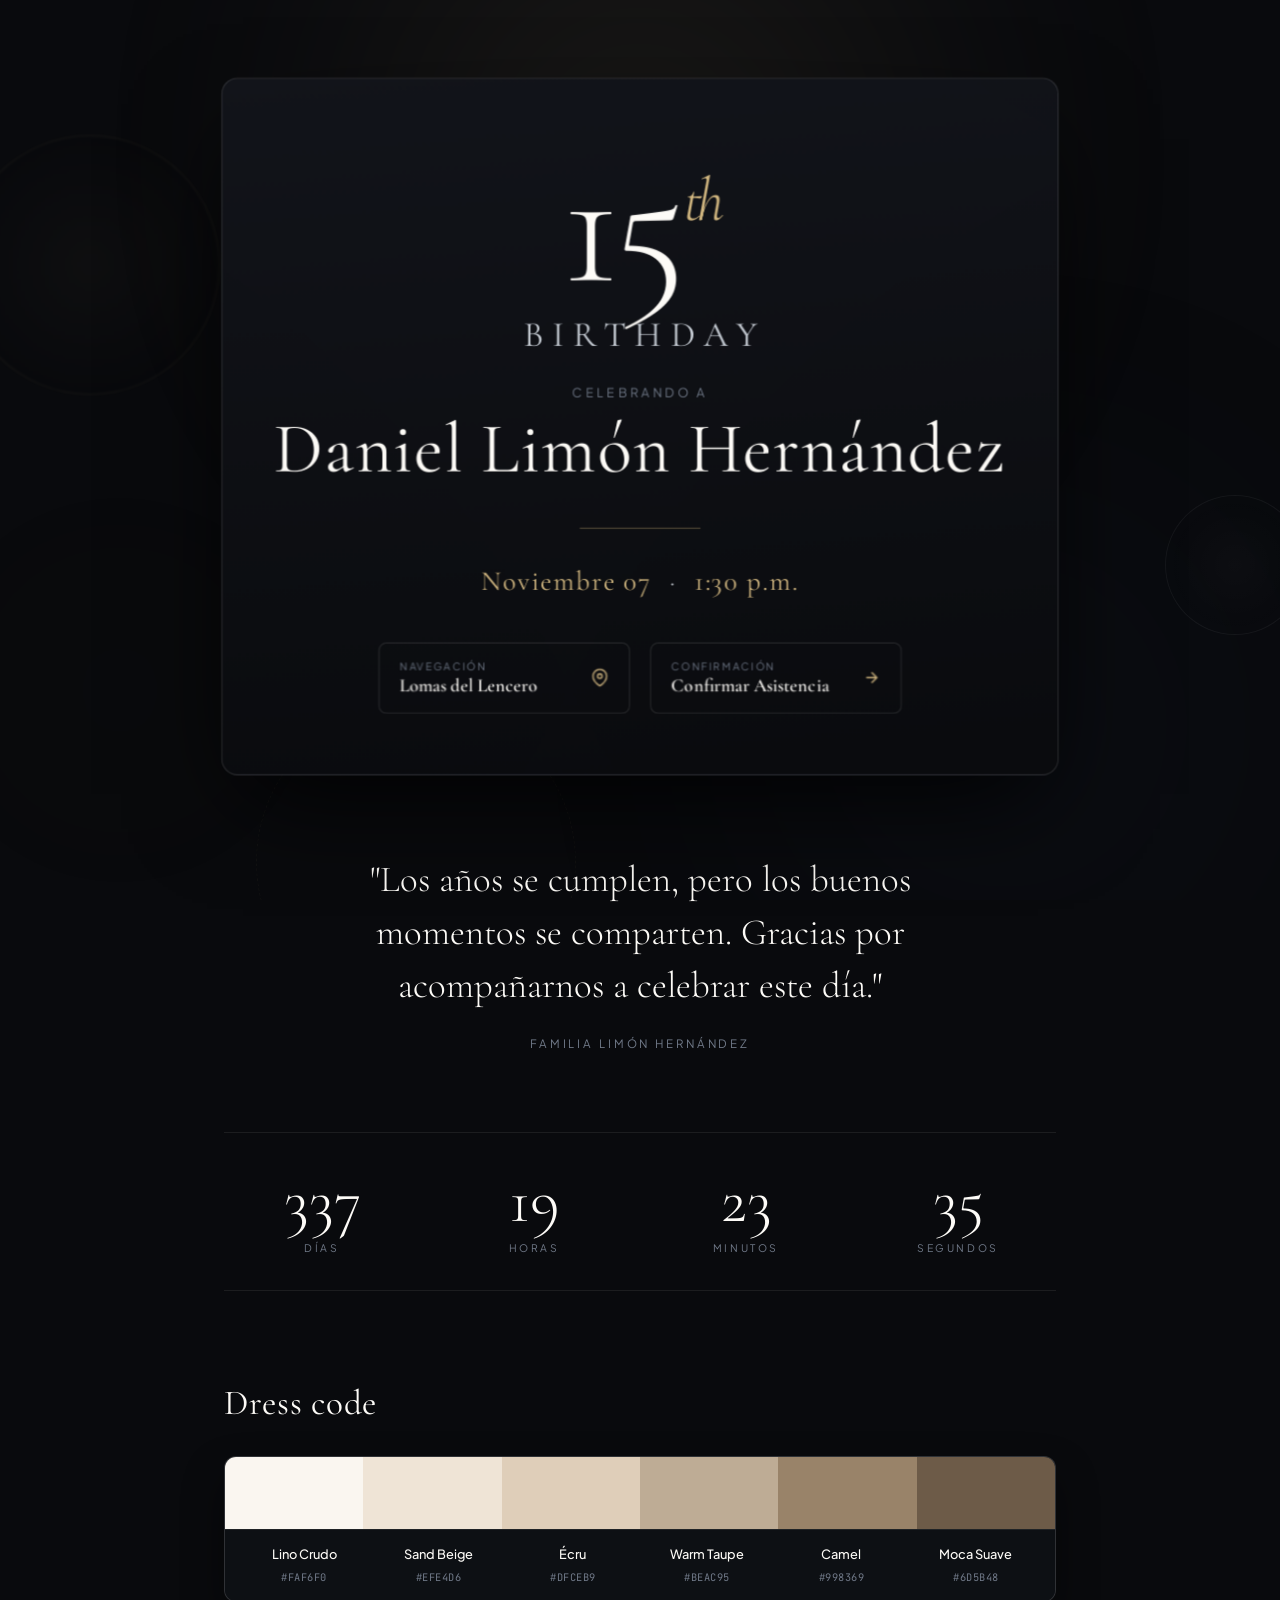
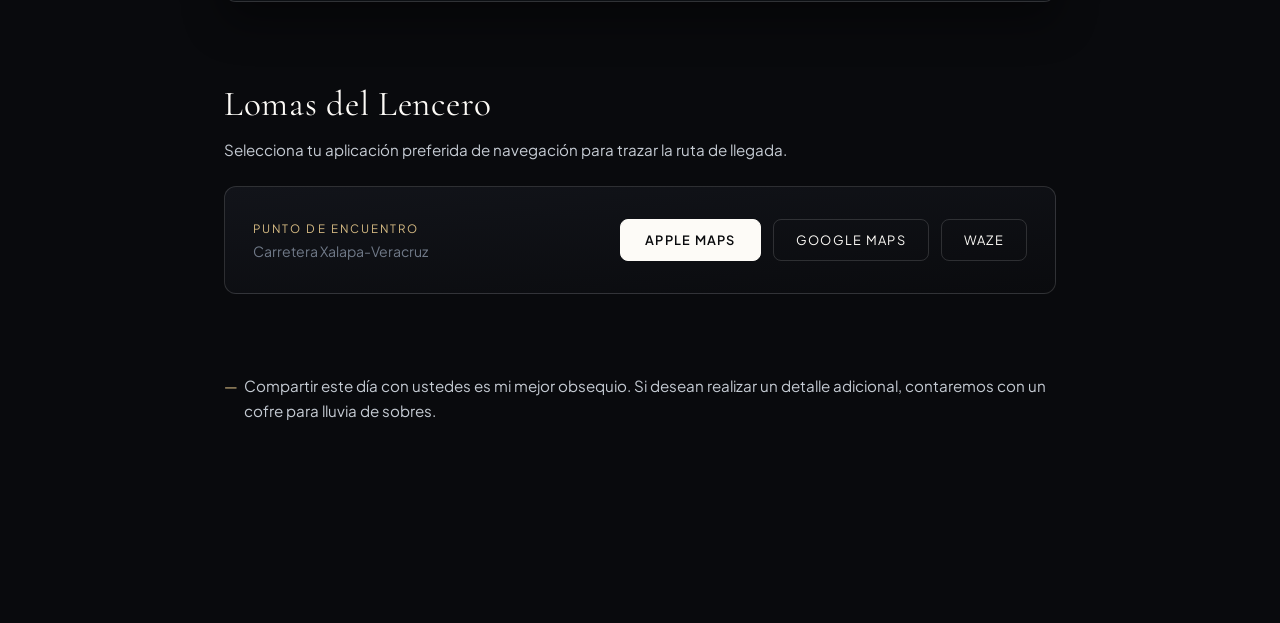
<file: meeting/index.html>
<!DOCTYPE html>
<html lang="es">
<head>
    <meta charset="UTF-8">
    <meta name="viewport" content="width=device-width, initial-scale=1.0, viewport-fit=cover">
    <title>Daniel Limón — Selección de los Limón Hernández</title>
    
    <!-- Editorial & Architectural Typography -->
    <link rel="preconnect" href="https://fonts.googleapis.com">
    <link rel="preconnect" href="https://fonts.gstatic.com" crossorigin>
    <link href="https://fonts.googleapis.com/css2?family=Cormorant+Garamond:ital,wght@0,300;0,400;0,600;1,400;1,600&family=Plus+Jakarta+Sans:wght@300;400;500;600&family=JetBrains+Mono:wght@400;500;600&display=swap" rel="stylesheet">
    
    <meta name="description" content="Selección de los Limón Hernández. Daniel Limón. Sábado 07 Noviembre, 1:30 PM. Lomas del Lencero.">
    <meta name="robots" content="noindex, nofollow">
    <meta name="theme-color" content="#090A0D">
    <link rel="manifest" href="/meeting/manifest.json">
    <link rel="apple-touch-icon" href="/src/assets/img/logo_min.png">
    <meta name="apple-mobile-web-app-capable" content="yes">
    <meta name="apple-mobile-web-app-status-bar-style" content="black-translucent">
    <meta name="apple-mobile-web-app-title" content="Daniel Limón">
    <meta property="og:title" content="Daniel Limón — Selección de los Limón Hernández">
    <meta property="og:description" content="Selección de los Limón Hernández. Dress code: Beige & Neutral Monochrome.">

    <style>
        /* ==========================================================================
           DESIGN TOKENS — QUIET LUXURY / EDITORIAL ARCHITECTURAL
           ========================================================================== */
        :root {
            --bg-canvas: #090A0D;
            --bg-surface: #0E1015;
            --bg-elevated: #14171E;
            
            /* Calibrated Warm Pigments */
            --brass-soft: #D4B982;
            --brass-deep: #A0834B;
            --brass-subtle: rgba(212, 185, 130, 0.16);

            /* Beige Spectrum for Dress Code */
            --tone-linen: #FAF6F0;
            --tone-sand: #EFE4D6;
            --tone-ecru: #DFCEB9;
            --tone-taupe: #BEAC95;
            --tone-camel: #998369;
            --tone-mocha: #6D5B48;

            /* Monochromes */
            --ivory: #FDFBF7;
            --smoke-light: #C5CBD3;
            --smoke-mute: #707988;
            --border-hairline: rgba(255, 255, 255, 0.08);
            --border-elevated: rgba(255, 255, 255, 0.14);

            /* Timing & Motion */
            --ease-cinematic: cubic-bezier(0.16, 1, 0.3, 1);
            --ease-fluid: cubic-bezier(0.23, 1, 0.32, 1);
        }

        /* Reset */
        *, *::before, *::after {
            margin: 0;
            padding: 0;
            box-sizing: border-box;
            -webkit-tap-highlight-color: transparent;
        }

        html {
            scroll-behavior: smooth;
            background: var(--bg-canvas);
            color: var(--ivory);
            font-family: 'Plus Jakarta Sans', -apple-system, sans-serif;
            font-size: 16px;
            -webkit-font-smoothing: antialiased;
        }

        body {
            min-height: 100dvh;
            background: var(--bg-canvas);
            overflow-x: hidden;
            position: relative;
        }

        ::selection {
            background: var(--brass-soft);
            color: var(--bg-canvas);
        }

        /* Parallax Background Canvas */
        .ambient-field {
            position: fixed;
            inset: 0;
            pointer-events: none;
            z-index: 0;
            overflow: hidden;
        }

        .halo {
            position: absolute;
            border-radius: 50%;
            filter: blur(140px);
            opacity: 0.16;
            will-change: transform;
            transition: transform 0.25s var(--ease-fluid);
        }

        .halo-top {
            width: 750px;
            height: 750px;
            background: radial-gradient(circle, var(--brass-soft), transparent 70%);
            top: -220px;
            left: 50%;
            transform: translateX(-50%);
        }

        .halo-bottom {
            width: 550px;
            height: 550px;
            background: radial-gradient(circle, #364A6A, transparent 75%);
            bottom: -100px;
            right: 0;
        }

        .halo-mid {
            width: 480px;
            height: 480px;
            background: radial-gradient(circle, rgba(212, 185, 130, 0.18), transparent 70%);
            top: 50%;
            left: -120px;
            filter: blur(130px);
            opacity: 0.12;
        }

        /* Floating Architectural Geometry (Parallax Depth Tokens - Whisper Subtle) */
        .geo-orb {
            position: absolute;
            border-radius: 50%;
            pointer-events: none;
            will-change: transform;
        }

        .geo-orb-1 {
            width: 260px;
            height: 260px;
            top: 15%;
            left: -40px;
            border: 1px solid rgba(212, 185, 130, 0.08);
            background: radial-gradient(circle, rgba(212, 185, 130, 0.03) 0%, transparent 75%);
            filter: blur(1px);
        }

        .geo-orb-2 {
            width: 140px;
            height: 140px;
            top: 55%;
            right: -25px;
            border: 1px solid rgba(255, 255, 255, 0.05);
            background: radial-gradient(circle, rgba(255, 255, 255, 0.02) 0%, transparent 70%);
        }

        .geo-orb-3 {
            width: 320px;
            height: 320px;
            top: 78%;
            left: 20%;
            border: 1px dashed rgba(212, 185, 130, 0.05);
        }

        /* Specular Dynamic Sheen on 3D Card */
        .card-sheen {
            position: absolute;
            inset: 0;
            border-radius: 16px;
            pointer-events: none;
            background: radial-gradient(800px circle at var(--sheen-x, 50%) var(--sheen-y, 30%), rgba(255, 255, 255, 0.08), transparent 45%);
            opacity: 0;
            transition: opacity 0.3s ease;
            mix-blend-mode: overlay;
            z-index: 3;
        }

        .monolith-card:hover .card-sheen {
            opacity: 1;
        }

        /* Parallax Scroll Items */
        .parallax-elem {
            will-change: transform;
            transition: transform 0.15s cubic-bezier(0.16, 1, 0.3, 1);
        }

        /* Mobile Sticky RSVP Bar (Smooth Spring Entrance) */
        .mobile-rsvp-dock {
            display: none;
            position: fixed;
            bottom: 20px;
            left: 16px;
            right: 16px;
            z-index: 800;
            background: rgba(14, 16, 21, 0.92);
            backdrop-filter: blur(24px);
            -webkit-backdrop-filter: blur(24px);
            border: 1px solid var(--border-elevated);
            border-radius: 16px;
            padding: 12px 18px;
            box-shadow: 0 20px 48px rgba(0, 0, 0, 0.85);
            align-items: center;
            justify-content: space-between;
            transform: translateY(120%);
            opacity: 0;
            pointer-events: none;
            transition: transform 0.5s cubic-bezier(0.16, 1, 0.3, 1), opacity 0.4s ease;
        }

        .mobile-rsvp-dock.visible {
            transform: translateY(0);
            opacity: 1;
            pointer-events: auto;
        }

        @media (max-width: 768px) {
            .mobile-rsvp-dock {
                display: flex;
            }
        }

        /* Layout Architecture */
        .layout {
            position: relative;
            z-index: 2;
            max-width: 880px;
            margin: 0 auto;
            padding: 80px 24px 120px;
        }

        /* ==========================================================================
           ARCHITECTURAL INVITATION SURFACE (Clean, Refined, Uncluttered)
           ========================================================================== */
        .card-stage {
            perspective: 1600px;
            margin-bottom: 70px;
        }

        .monolith-card {
            background: linear-gradient(175deg, #12141A 0%, #0A0B0E 100%);
            border: 1px solid var(--border-elevated);
            border-radius: 16px;
            padding: 70px 50px 60px;
            box-shadow: 0 40px 100px -20px rgba(0, 0, 0, 0.9);
            text-align: center;
            position: relative;
            transform-style: preserve-3d;
            transition: transform 0.2s var(--ease-fluid), border-color 0.3s;
            will-change: transform;
        }

        .monolith-card:hover {
            border-color: rgba(212, 185, 130, 0.35);
        }

        @media (max-width: 600px) {
            .monolith-card {
                padding: 44px 22px 38px;
            }
            .layout {
                padding: 50px 18px 90px;
            }
        }

        /* Parallax 3D Z-Layers */
        .layer-deep {
            transform: translateZ(36px);
            display: inline-block;
        }

        .layer-mid {
            transform: translateZ(20px);
        }

        .layer-base {
            transform: translateZ(10px);
        }

        .year-numeral {
            font-family: 'Cormorant Garamond', Georgia, serif;
            font-size: clamp(6.5rem, 16vw, 11rem);
            font-weight: 300;
            line-height: 0.85;
            letter-spacing: -0.03em;
            color: var(--ivory);
            margin-bottom: 12px;
        }

        .year-numeral sup {
            font-family: 'Cormorant Garamond', Georgia, serif;
            font-size: 0.35em;
            font-style: italic;
            color: var(--brass-soft);
            top: -0.9em;
            margin-left: 2px;
        }

        .headline-sub {
            font-family: 'Cormorant Garamond', Georgia, serif;
            font-size: clamp(1.4rem, 3.5vw, 2.2rem);
            font-weight: 400;
            letter-spacing: 0.25em;
            text-transform: uppercase;
            color: var(--smoke-light);
            margin-bottom: 28px;
            padding-left: 0.25em;
        }

        .dedication {
            font-size: 0.78rem;
            letter-spacing: 0.25em;
            text-transform: uppercase;
            color: var(--smoke-mute);
            margin-bottom: 6px;
        }

        .host-title {
            font-family: 'Cormorant Garamond', Georgia, serif;
            font-size: clamp(2.6rem, 6.5vw, 4.4rem);
            font-weight: 400;
            letter-spacing: 0.02em;
            color: var(--ivory);
            margin-bottom: 36px;
        }

        .separator {
            width: 120px;
            height: 1px;
            background: var(--brass-soft);
            margin: 0 auto 36px;
            opacity: 0.4;
        }

        .event-schedule {
            font-family: 'Cormorant Garamond', Georgia, serif;
            font-size: clamp(1.2rem, 2.8vw, 1.7rem);
            font-weight: 400;
            color: var(--brass-soft);
            letter-spacing: 0.06em;
            margin-bottom: 44px;
        }

        .event-schedule span {
            color: var(--smoke-light);
            margin: 0 10px;
            font-weight: 300;
        }

        /* Direct Action Grid */
        .card-actions-grid {
            display: grid;
            grid-template-columns: 1fr 1fr;
            gap: 20px;
            max-width: 520px;
            margin: 0 auto;
        }

        @media (max-width: 520px) {
            .card-actions-grid {
                grid-template-columns: 1fr;
                gap: 12px;
            }
        }

        .action-plate {
            background: transparent;
            border: 1px solid var(--border-elevated);
            border-radius: 8px;
            padding: 16px 20px;
            text-decoration: none;
            color: var(--ivory);
            display: flex;
            align-items: center;
            justify-content: space-between;
            transition: all 0.2s var(--ease-fluid);
            cursor: pointer;
        }

        .action-plate:hover {
            border-color: var(--brass-soft);
            background: var(--brass-subtle);
            transform: translateY(-2px);
        }

        .action-plate:active {
            transform: scale(0.98);
        }

        .action-plate .label {
            text-align: left;
        }

        .action-plate .label-meta {
            display: block;
            font-size: 0.65rem;
            letter-spacing: 0.15em;
            text-transform: uppercase;
            color: var(--smoke-mute);
            margin-bottom: 2px;
        }

        .action-plate .label-title {
            font-family: 'Cormorant Garamond', Georgia, serif;
            font-size: 1.15rem;
            font-weight: 600;
        }

        .action-plate svg {
            color: var(--brass-soft);
            transition: transform 0.2s;
        }

        .action-plate:hover svg {
            transform: translateX(3px);
        }

        /* ==========================================================================
           EDITORIAL PROVOCATIVE MANIFESTO
           ========================================================================== */
        .manifesto-section {
            margin: 80px auto;
            text-align: center;
            max-width: 680px;
            padding: 0 16px;
        }

        .manifesto-section p {
            font-family: 'Cormorant Garamond', Georgia, serif;
            font-size: clamp(1.6rem, 3.8vw, 2.3rem);
            font-weight: 300;
            line-height: 1.45;
            color: var(--ivory);
            margin-bottom: 18px;
        }

        .manifesto-section p em {
            font-style: italic;
            color: var(--brass-soft);
        }

        .manifesto-section .author {
            font-size: 0.72rem;
            letter-spacing: 0.25em;
            text-transform: uppercase;
            color: var(--smoke-mute);
        }

        /* ==========================================================================
           COUNTDOWN TELEMETRY (ARCHITECTURAL NUMBERS)
           ========================================================================== */
        .countdown-strip {
            display: grid;
            grid-template-columns: repeat(4, 1fr);
            gap: 16px;
            margin: 60px 0 90px;
            border-top: 1px solid var(--border-hairline);
            border-bottom: 1px solid var(--border-hairline);
            padding: 36px 0;
        }

        .countdown-col {
            text-align: center;
        }

        .countdown-col .val {
            font-family: 'Cormorant Garamond', Georgia, serif;
            font-size: clamp(2.4rem, 5vw, 4rem);
            font-weight: 300;
            color: var(--ivory);
            line-height: 1;
            margin-bottom: 8px;
        }

        .countdown-col .tag {
            font-size: 0.65rem;
            letter-spacing: 0.25em;
            text-transform: uppercase;
            color: var(--smoke-mute);
        }

        /* ==========================================================================
           CONTENT STRUCTURE (DRESS CODE, LOCATION, RULES)
           ========================================================================== */
        .section-block {
            margin-bottom: 80px;
        }

        .section-header {
            margin-bottom: 24px;
        }

        .section-header h3 {
            font-family: 'Cormorant Garamond', Georgia, serif;
            font-size: 2.2rem;
            font-weight: 400;
            letter-spacing: 0.02em;
            color: var(--ivory);
            margin-bottom: 12px;
        }

        .section-header p {
            color: var(--smoke-light);
            font-size: 0.95rem;
            line-height: 1.7;
            max-width: 62ch;
        }

        /* Unified Chromatic Ribbon (Cinta Cromática Continua — Atelier / Sastrería) */
        .ribbon-container {
            margin: 32px 0 16px;
            background: var(--bg-surface);
            border: 1px solid var(--border-elevated);
            border-radius: 12px;
            overflow: hidden;
            box-shadow: 0 20px 40px rgba(0, 0, 0, 0.4);
        }

        .chromatic-ribbon {
            display: flex;
            height: 72px;
            width: 100%;
        }

        .ribbon-stripe {
            flex: 1;
            height: 100%;
            transition: flex 0.25s var(--ease-fluid);
            position: relative;
        }

        .ribbon-stripe:hover {
            flex: 1.35;
        }

        .ribbon-labels {
            display: grid;
            grid-template-columns: repeat(6, 1fr);
            padding: 16px 12px;
            border-top: 1px solid var(--border-hairline);
            background: rgba(14, 16, 21, 0.7);
        }

        @media (max-width: 680px) {
            .ribbon-labels {
                grid-template-columns: repeat(3, 1fr);
                gap: 12px;
                padding: 14px;
            }
        }

        .ribbon-label-col {
            text-align: center;
        }

        .ribbon-label-col .name {
            font-size: 0.8rem;
            font-weight: 500;
            color: var(--ivory);
            display: block;
            margin-bottom: 2px;
        }

        .ribbon-label-col .code {
            font-size: 0.65rem;
            font-family: 'JetBrains Mono', monospace;
            color: var(--smoke-mute);
            letter-spacing: 0.05em;
        }

        .dresscode-note {
            font-size: 0.8rem;
            color: var(--brass-soft);
            margin-top: 12px;
            line-height: 1.5;
        }

        /* Location & Approach Plate */
        .venue-plate {
            margin-top: 24px;
            background: linear-gradient(175deg, #12141A 0%, #0A0B0E 100%);
            border: 1px solid var(--border-elevated);
            border-radius: 12px;
            padding: 32px 28px;
            display: flex;
            align-items: center;
            justify-content: space-between;
            gap: 20px;
        }

        @media (max-width: 640px) {
            .venue-plate {
                flex-direction: column;
                align-items: flex-start;
                padding: 24px 20px;
            }
        }

        .venue-meta-sub {
            font-size: 0.72rem;
            letter-spacing: 0.18em;
            text-transform: uppercase;
            color: var(--brass-soft);
            display: block;
            margin-bottom: 6px;
        }

        .venue-destination {
            font-family: 'Cormorant Garamond', Georgia, serif;
            font-size: 1.85rem;
            color: var(--ivory);
            margin-bottom: 4px;
        }

        .venue-desc {
            font-size: 0.88rem;
            color: var(--smoke-mute);
        }

        .venue-links {
            display: flex;
            flex-wrap: wrap;
            gap: 12px;
        }

        .btn-clean {
            background: transparent;
            color: var(--ivory);
            border: 1px solid var(--border-elevated);
            border-radius: 8px;
            padding: 12px 22px;
            font-size: 0.8rem;
            letter-spacing: 0.1em;
            text-transform: uppercase;
            text-decoration: none;
            cursor: pointer;
            transition: all 0.2s var(--ease-fluid);
            display: inline-flex;
            align-items: center;
            gap: 8px;
        }

        .btn-clean:hover {
            border-color: var(--brass-soft);
            background: var(--brass-subtle);
        }

        .btn-clean-solid {
            background: var(--ivory);
            color: var(--bg-canvas);
            border: 1px solid var(--ivory);
            border-radius: 8px;
            padding: 12px 24px;
            font-size: 0.8rem;
            letter-spacing: 0.1em;
            text-transform: uppercase;
            text-decoration: none;
            font-weight: 600;
            cursor: pointer;
            transition: all 0.2s var(--ease-fluid);
            display: inline-flex;
            align-items: center;
            gap: 8px;
        }

        .btn-clean-solid:hover {
            background: var(--brass-soft);
            border-color: var(--brass-soft);
        }

        /* Unified Monolithic CLABE Card */
        .transfer-monolith {
            margin-top: 32px;
            background: linear-gradient(175deg, #14171E 0%, #0D0F14 100%);
            border: 1px solid rgba(212, 185, 130, 0.28);
            border-radius: 12px;
            padding: 28px 30px;
            cursor: pointer;
            transition: all 0.2s var(--ease-fluid);
            position: relative;
        }

        .transfer-monolith:hover {
            border-color: var(--brass-soft);
            background: linear-gradient(175deg, #181C25 0%, #0F1218 100%);
            transform: translateY(-2px);
        }

        .transfer-monolith:active {
            transform: scale(0.99);
        }

        /* Architectural Bank Vault Surface (Precision Financial Panel) */
        .transfer-monolith {
            margin-top: 32px;
            background: linear-gradient(175deg, #13161D 0%, #0B0D12 100%);
            border: 1px solid var(--border-elevated);
            border-radius: 12px;
            padding: 30px 32px;
            position: relative;
            box-shadow: 0 20px 50px rgba(0, 0, 0, 0.5);
            cursor: pointer;
            transition: border-color 0.25s var(--ease-fluid), transform 0.2s;
        }

        .transfer-monolith:hover {
            border-color: rgba(212, 185, 130, 0.45);
            transform: translateY(-2px);
        }

        .transfer-monolith:active {
            transform: scale(0.995);
        }

        .transfer-row-top {
            display: flex;
            align-items: flex-start;
            justify-content: space-between;
            gap: 16px;
            margin-bottom: 8px;
        }

        .transfer-title {
            font-family: 'Cormorant Garamond', Georgia, serif;
            font-size: 1.65rem;
            font-weight: 500;
            color: var(--ivory);
            line-height: 1.2;
        }

        .transfer-subtitle {
            font-size: 0.86rem;
            color: var(--smoke-mute);
            margin-bottom: 20px;
            line-height: 1.5;
        }

        /* Monolithic Bank Display */
        .clabe-stream {
            background: #07080B;
            border: 1px solid var(--border-hairline);
            border-radius: 8px;
            padding: 16px 22px;
            display: flex;
            align-items: center;
            justify-content: space-between;
            gap: 16px;
        }

        @media (max-width: 640px) {
            .clabe-stream {
                flex-direction: column;
                align-items: flex-start;
                gap: 12px;
            }
        }

        .clabe-value-group {
            display: flex;
            flex-direction: column;
            gap: 4px;
        }

        .clabe-digits-text {
            font-family: 'JetBrains Mono', monospace;
            font-size: clamp(1.15rem, 2.8vw, 1.45rem);
            letter-spacing: 0.14em;
            color: var(--brass-soft);
            user-select: all;
        }

        .clabe-beneficiary-tag {
            font-size: 0.72rem;
            letter-spacing: 0.12em;
            text-transform: uppercase;
            color: var(--smoke-mute);
            font-family: 'Plus Jakarta Sans', sans-serif;
        }

        /* Tactile Action Button inside Vault */
        .clabe-trigger-btn {
            background: rgba(212, 185, 130, 0.1);
            color: var(--brass-soft);
            border: 1px solid rgba(212, 185, 130, 0.3);
            border-radius: 6px;
            padding: 10px 20px;
            font-size: 0.75rem;
            letter-spacing: 0.12em;
            text-transform: uppercase;
            font-family: 'Plus Jakarta Sans', sans-serif;
            font-weight: 600;
            white-space: nowrap;
            transition: all 0.2s var(--ease-fluid);
            pointer-events: none; /* activates with the whole card */
        }

        .transfer-monolith:hover .clabe-trigger-btn {
            background: var(--brass-soft);
            color: var(--bg-canvas);
            border-color: var(--brass-soft);
        }

        /* Directives list */
        .rules-stack {
            list-style: none;
            margin-top: 24px;
            display: flex;
            flex-direction: column;
            gap: 20px;
        }

        .rules-stack li {
            padding-left: 20px;
            position: relative;
            color: var(--smoke-light);
            font-size: 0.95rem;
            line-height: 1.6;
        }

        .rules-stack li::before {
            content: '—';
            position: absolute;
            left: 0;
            color: var(--brass-soft);
        }

        .rules-stack li strong {
            color: var(--ivory);
        }

        /* Footer */
        footer {
            text-align: center;
            padding-top: 60px;
            border-top: 1px solid var(--border-hairline);
            font-size: 0.72rem;
            letter-spacing: 0.25em;
            text-transform: uppercase;
            color: var(--smoke-mute);
        }

        /* ==========================================================================
           RSVP PORTAL (ANTI-IMPERSONATION PROTOCOL)
           ========================================================================== */
        .modal-wrap {
            position: fixed;
            inset: 0;
            background: rgba(0, 0, 0, 0.9);
            backdrop-filter: blur(20px);
            -webkit-backdrop-filter: blur(20px);
            z-index: 1000;
            display: flex;
            align-items: center;
            justify-content: center;
            padding: 20px;
            opacity: 0;
            pointer-events: none;
            transition: opacity 0.2s var(--ease-fluid);
        }

        .modal-wrap.active {
            opacity: 1;
            pointer-events: auto;
        }

        .modal-box {
            background: var(--bg-surface);
            border: 1px solid var(--border-elevated);
            border-radius: 14px;
            max-width: 500px;
            width: 100%;
            padding: 40px 36px;
            box-shadow: 0 40px 100px rgba(0, 0, 0, 0.95);
            position: relative;
        }

        .modal-box h4 {
            font-family: 'Cormorant Garamond', Georgia, serif;
            font-size: 2.2rem;
            font-weight: 400;
            margin-bottom: 6px;
        }

        .modal-box p.explainer {
            font-size: 0.88rem;
            color: var(--smoke-light);
            margin-bottom: 24px;
            line-height: 1.5;
        }

        .input-row {
            margin-bottom: 18px;
            position: relative;
        }

        .input-row label {
            display: block;
            font-size: 0.68rem;
            letter-spacing: 0.15em;
            text-transform: uppercase;
            color: var(--smoke-mute);
            margin-bottom: 8px;
        }

        .input-row input, .input-row select {
            width: 100%;
            background: #14171E;
            border: 1px solid var(--border-hairline);
            border-radius: 8px;
            padding: 12px 14px;
            color: var(--ivory);
            font-family: inherit;
            font-size: 0.92rem;
            outline: none;
            transition: border-color 0.2s;
        }

        .input-row input:focus, .input-row select:focus {
            border-color: var(--brass-soft);
        }

        /* Search Dropdown Results */
        .search-results {
            position: absolute;
            top: 100%;
            left: 0;
            right: 0;
            background: #14171E;
            border: 1px solid var(--border-elevated);
            border-radius: 8px;
            margin-top: 4px;
            max-height: 180px;
            overflow-y: auto;
            z-index: 50;
            display: none;
            box-shadow: 0 10px 30px rgba(0,0,0,0.8);
        }

        .search-results.open {
            display: block;
        }

        .search-item {
            padding: 10px 14px;
            font-size: 0.88rem;
            color: var(--ivory);
            cursor: pointer;
            display: flex;
            align-items: center;
            justify-content: space-between;
            border-bottom: 1px solid rgba(255,255,255,0.04);
        }

        .search-item:hover {
            background: rgba(212, 185, 130, 0.12);
            color: var(--brass-soft);
        }

        .search-item .item-meta {
            font-size: 0.72rem;
            color: var(--smoke-mute);
            letter-spacing: 0.05em;
        }

        /* Digital VIP Pass Success State */
        .pass-stamp {
            display: none;
            background: linear-gradient(175deg, #161A22 0%, #0D0F14 100%);
            border: 1px solid var(--brass-soft);
            border-radius: 12px;
            padding: 30px 24px;
            text-align: center;
            margin-top: 10px;
        }

        .pass-stamp.active {
            display: block;
            animation: fadeIn 0.3s ease;
        }

        @keyframes fadeIn {
            from { opacity: 0; transform: scale(0.97); }
            to { opacity: 1; transform: scale(1); }
        }

        .pass-stamp h5 {
            font-family: 'Cormorant Garamond', Georgia, serif;
            font-size: 1.8rem;
            color: var(--brass-soft);
            margin-bottom: 4px;
        }

        .pass-token-badge {
            font-family: 'JetBrains Mono', monospace;
            font-size: 1.1rem;
            color: var(--ivory);
            letter-spacing: 0.15em;
            background: #090A0D;
            border: 1px solid rgba(255,255,255,0.1);
            padding: 8px 16px;
            border-radius: 6px;
            display: inline-block;
            margin: 14px 0;
        }
    </style>
</head>
<body>

    <!-- Ambient Glow Field (Real Physics Parallax) -->
    <div class="ambient-field">
        <div class="halo halo-top" id="haloTop"></div>
        <div class="halo halo-mid" id="haloMid"></div>
        <div class="halo halo-bottom" id="haloBottom"></div>
        <div class="geo-orb geo-orb-1" id="geoOrb1"></div>
        <div class="geo-orb geo-orb-2" id="geoOrb2"></div>
        <div class="geo-orb geo-orb-3" id="geoOrb3"></div>
    </div>

    <!-- Sticky Mobile RSVP Dock -->
    <div class="mobile-rsvp-dock" id="mobileDock">
        <div>
            <div style="font-size:0.62rem; color:var(--smoke-mute); text-transform:uppercase; letter-spacing:0.14em;">Asistencia</div>
            <div style="font-size:0.86rem; font-weight:600; color:var(--ivory);">7 de Noviembre</div>
        </div>
        <button type="button" class="btn-clean-solid" onclick="openRSVP()" style="padding:10px 18px; font-size:0.75rem; letter-spacing:0.1em;">Confirmar Lugar</button>
    </div>

    <!-- Entrance Push Notification Modal (Prominent & Elegant) -->
    <div id="pushEntryModal" style="position: fixed; inset: 0; background: rgba(0, 0, 0, 0.82); backdrop-filter: blur(16px); -webkit-backdrop-filter: blur(16px); z-index: 2000; display: none; align-items: center; justify-content: center; padding: 24px;">
        <div style="background: linear-gradient(175deg, #161A22 0%, #0D0F14 100%); border: 1px solid var(--border-elevated); border-radius: 18px; max-width: 460px; width: 100%; padding: 40px 32px 34px; text-align: center; box-shadow: 0 40px 100px rgba(0,0,0,0.95); position: relative; animation: modalPop 0.35s cubic-bezier(0.16, 1, 0.3, 1);">
            
            <div style="width: 56px; height: 56px; margin: 0 auto 18px; background: rgba(212, 185, 130, 0.12); border: 1px solid var(--brass-soft); border-radius: 50%; display: flex; align-items: center; justify-content: center; color: var(--brass-soft);">
                <svg width="24" height="24" fill="none" stroke="currentColor" stroke-width="2" viewBox="0 0 24 24"><path d="M18 8A6 6 0 0 0 6 8c0 7-3 9-3 9h18s-3-2-3-9"></path><path d="M13.73 21a2 2 0 0 1-3.46 0"></path></svg>
            </div>

            <h3 style="font-family: 'Cormorant Garamond', Georgia, serif; font-size: 2.1rem; font-weight: 400; color: var(--ivory); margin-bottom: 8px;">Avisos & Novedades</h3>
            
            <p style="font-size: 0.9rem; color: var(--smoke-light); line-height: 1.6; margin-bottom: 24px;">
                Para enterarte al instante de cualquier cambio de horario, actualización de pases o anuncios del evento en tu dispositivo (incluso con la página cerrada), activa las notificaciones.
            </p>

            <!-- Safari iOS PWA Note (Shows only on iOS Safari if not installed) -->
            <div id="iosSafariHint" style="display: none; background: rgba(255,255,255,0.04); border: 1px solid var(--border-hairline); border-radius: 10px; padding: 12px; margin-bottom: 20px; font-size: 0.78rem; color: var(--smoke-mute); text-align: left;">
                📱 <strong>En iPhone:</strong> Toca el botón <strong>Compartir (⎋)</strong> de Safari y selecciona <strong>"Agregar al inicio"</strong> para recibir notificaciones con la app cerrada.
            </div>

            <div style="display: flex; flex-direction: column; gap: 10px;">
                <button type="button" class="btn-clean-solid" id="btnModalEnablePush" onclick="triggerWebPushPermission()" style="width: 100%; justify-content: center; padding: 14px; font-size: 0.82rem;">
                    Activar Notificaciones
                </button>
                <button type="button" class="btn-clean" onclick="dismissEntryModal()" style="width: 100%; justify-content: center; padding: 12px; font-size: 0.78rem; border-color: transparent; color: var(--smoke-mute);">
                    Ahora no, continuar al evento
                </button>
            </div>

            <div id="modalPushStatus" style="display: none; font-size: 0.85rem; color: #34C759; margin-top: 14px; font-weight: 500;">
                ✓ Notificaciones activadas exitosamente
            </div>
        </div>
    </div>

    <div class="layout">

        <!-- 3D Monolith Architectural Card -->
        <div class="card-stage" id="cardStage">
            <div class="monolith-card" id="monolith">
                <div class="card-sheen" id="cardSheen"></div>
                
                <div class="layer-deep">
                    <div class="year-numeral">
                        15<sup>th</sup>
                    </div>
                </div>

                <div class="layer-mid">
                    <div class="headline-sub">
                        Birthday
                    </div>

                    <div class="dedication">Celebrando a</div>
                    <div class="host-title">Daniel Limón Hernández</div>

                    <div class="separator"></div>

                    <div class="event-schedule">
                        Noviembre 07 <span>·</span> 1:30 p.m.
                    </div>
                </div>

                <div class="layer-base">
                    <div class="card-actions-grid">
                        <div onclick="routeSmartMap()" class="action-plate">
                            <div class="label">
                                <span class="label-meta" id="navPlatformLabel">Navegación</span>
                                <span class="label-title">Lomas del Lencero</span>
                            </div>
                            <svg width="18" height="18" fill="none" stroke="currentColor" stroke-width="1.8" viewBox="0 0 24 24"><path d="M21 10c0 7-9 13-9 13s-9-6-9-13a9 9 0 0 1 18 0z"></path><circle cx="12" cy="10" r="3"></circle></svg>
                        </div>

                        <div onclick="openRSVP()" class="action-plate">
                            <div class="label">
                                <span class="label-meta">Confirmación</span>
                                <span class="label-title">Confirmar Asistencia</span>
                            </div>
                            <svg width="18" height="18" fill="none" stroke="currentColor" stroke-width="1.8" viewBox="0 0 24 24"><path d="M5 12h14M12 5l7 7-7 7"></path></svg>
                        </div>
                    </div>
                </div>

            </div>
        </div>

        <!-- Provocative Manifesto -->
        <div class="manifesto-section">
            <p>
                "Los años se cumplen, pero los buenos momentos se comparten. Gracias por acompañarnos a celebrar este día."
            </p>
            <span class="author">Familia Limón Hernández</span>
        </div>

        <!-- Architectural Countdown Strip -->
        <div class="countdown-strip">
            <div class="countdown-col">
                <div class="val" id="cntDays">--</div>
                <div class="tag">Días</div>
            </div>
            <div class="countdown-col">
                <div class="val" id="cntHours">--</div>
                <div class="tag">Horas</div>
            </div>
            <div class="countdown-col">
                <div class="val" id="cntMins">--</div>
                <div class="tag">Minutos</div>
            </div>
            <div class="countdown-col">
                <div class="val" id="cntSecs">--</div>
                <div class="tag">Segundos</div>
            </div>
        </div>

        <!-- Section: Dress Code (Beige Spectrum) -->
        <div class="section-block">
            <div class="section-header">
                <h3>Dress code</h3>
            </div>

            <!-- Unified Chromatic Ribbon -->
            <div class="ribbon-container">
                <div class="chromatic-ribbon">
                    <div class="ribbon-stripe" style="background: var(--tone-linen);" title="Lino Crudo"></div>
                    <div class="ribbon-stripe" style="background: var(--tone-sand);" title="Sand Beige"></div>
                    <div class="ribbon-stripe" style="background: var(--tone-ecru);" title="Écru"></div>
                    <div class="ribbon-stripe" style="background: var(--tone-taupe);" title="Warm Taupe"></div>
                    <div class="ribbon-stripe" style="background: var(--tone-camel);" title="Camel"></div>
                    <div class="ribbon-stripe" style="background: var(--tone-mocha);" title="Moca Suave"></div>
                </div>
                <div class="ribbon-labels">
                    <div class="ribbon-label-col">
                        <span class="name">Lino Crudo</span>
                        <span class="code">#FAF6F0</span>
                    </div>
                    <div class="ribbon-label-col">
                        <span class="name">Sand Beige</span>
                        <span class="code">#EFE4D6</span>
                    </div>
                    <div class="ribbon-label-col">
                        <span class="name">Écru</span>
                        <span class="code">#DFCEB9</span>
                    </div>
                    <div class="ribbon-label-col">
                        <span class="name">Warm Taupe</span>
                        <span class="code">#BEAC95</span>
                    </div>
                    <div class="ribbon-label-col">
                        <span class="name">Camel</span>
                        <span class="code">#998369</span>
                    </div>
                    <div class="ribbon-label-col">
                        <span class="name">Moca Suave</span>
                        <span class="code">#6D5B48</span>
                    </div>
                </div>
            </div>
        </div>

        <!-- Section: Location & Intelligent Map Routing -->
        <div class="section-block">
            <div class="section-header">
                <h3>Lomas del Lencero</h3>
                <p>
                    Selecciona tu aplicación preferida de navegación para trazar la ruta de llegada.
                </p>
            </div>

            <div class="venue-plate">
                <div>
                    <span class="venue-meta-sub">Punto de Encuentro</span>
                    <div class="venue-desc">Carretera Xalapa-Veracruz</div>
                </div>
                <div class="venue-links">
                    <!-- Apple Maps (Direct or Fallback) -->
                    <a href="https://maps.apple.com/?q=Lomas+del+Lencero&ll=19.501432,-96.821491" target="_blank" rel="noopener" class="btn-clean-solid" id="btnAppleMaps">
                        Apple Maps
                    </a>
                    <a href="https://www.google.com/maps/place/19.501432,-96.821491" target="_blank" rel="noopener" class="btn-clean" id="btnGoogleMaps">
                        Google Maps
                    </a>
                    <a href="https://waze.com/ul?ll=19.501432,-96.821491&navigate=yes" target="_blank" rel="noopener" class="btn-clean">
                        Waze
                    </a>
                </div>
            </div>
        </div>

        <!-- Section: Present & Notes -->
        <div class="section-block">
            <ul class="rules-stack" style="margin-top: 0;">
                <li>
                    Compartir este día con ustedes es mi mejor obsequio. Si desean realizar un detalle adicional, contaremos con un cofre para lluvia de sobres.
                </li>
            </ul>
        </div>

    </div>

    <!-- RSVP Modal -->
    <div class="modal-wrap" id="modalWrap" onclick="if(event.target===this) closeRSVP()">
        <div class="modal-box">
            
            <div id="rsvpFormStage">
                <h4>Confirmar Asistencia</h4>
                <p class="explainer">Por favor ingresa tu nombre completo o familia para registrar tu lugar.</p>

                <div class="input-row">
                    <label for="guestNameInput">Nombre o Familia *</label>
                    <input type="text" id="guestNameInput" placeholder="Ej. Familia Silva / Carlos Mendoza" autocomplete="name">
                </div>

                <div class="input-row">
                    <label for="guestPhoneInput">Número Telefónico (Obligatorio) *</label>
                    <input type="tel" id="guestPhoneInput" placeholder="Ej. 2281234567" inputmode="tel" autocomplete="tel">
                </div>

                <div class="input-row">
                    <label for="guestSeatsInput">Número de Asistentes</label>
                    <select id="guestSeatsInput">
                        <option value="1">1 persona (Solo yo)</option>
                        <option value="2">2 personas</option>
                        <option value="3">3 personas</option>
                        <option value="4">4 personas</option>
                        <option value="5">5 personas</option>
                    </select>
                </div>

                <div class="input-row">
                    <label for="guestNote">Mensaje (opcional)</label>
                    <input type="text" id="guestNote" placeholder="¿Algún mensaje para Daniel?">
                </div>

                <div id="rsvpErrorMsg" style="color: #E57373; font-size: 0.82rem; margin-bottom: 16px; display: none;"></div>

                <div style="display: flex; gap: 12px; justify-content: flex-end; margin-top: 24px;">
                    <button type="button" class="btn-clean" onclick="closeRSVP()">Regresar</button>
                    <button type="button" class="btn-clean-solid" id="btnSubmitRSVP" onclick="submitRSVP()">Confirmar Asistencia</button>
                </div>
            </div>

            <!-- Success State -->
            <div class="pass-stamp" id="rsvpSuccessStage">
                <h5>¡Asistencia Confirmada!</h5>
                <p style="font-size: 0.95rem; color: var(--ivory); margin: 12px 0 6px;" id="passGuestName">Invitado</p>
                <p style="font-size: 0.85rem; color: var(--smoke-light); margin-bottom: 20px;">
                    Tu confirmación ha quedado registrada. ¡Nos dará mucho gusto compartir este día contigo!
                </p>

                <!-- Web Push Opt-In Banner -->
                <div id="pushPromptBox" style="background: rgba(212, 185, 130, 0.08); border: 1px solid rgba(212, 185, 130, 0.25); border-radius: 10px; padding: 16px; margin-bottom: 20px; text-align: left;">
                    <div style="font-size: 0.82rem; font-weight: 600; color: var(--brass-soft); margin-bottom: 4px; display: flex; align-items: center; gap: 6px;">
                        <svg width="14" height="14" fill="none" stroke="currentColor" stroke-width="2" viewBox="0 0 24 24"><path d="M18 8A6 6 0 0 0 6 8c0 7-3 9-3 9h18s-3-2-3-9"></path><path d="M13.73 21a2 2 0 0 1-3.46 0"></path></svg>
                        ¿Deseas recibir avisos importantes?
                    </div>
                    <p style="font-size: 0.78rem; color: var(--smoke-light); margin-bottom: 12px; line-height: 1.4;">
                        Activa las notificaciones para enterarte al instante de cualquier cambio de horario, pases adicionales o novedades aunque tengas la página cerrada.
                    </p>
                    <button type="button" class="btn-clean" id="btnEnablePush" onclick="subscribeToWebPush()" style="width: 100%; justify-content: center; font-size: 0.76rem; border-color: var(--brass-soft); color: var(--brass-soft);">
                        🔔 Activar Notificaciones en mi dispositivo
                    </button>
                    <div id="pushStatusMsg" style="display: none; font-size: 0.76rem; color: #34C759; margin-top: 8px; text-align: center;">✓ Notificaciones push activadas</div>
                </div>

                <button type="button" class="btn-clean-solid" onclick="closeRSVP()">Finalizar</button>
            </div>

        </div>
    </div>

    <!-- Parallax 3D & Security Engine -->
    <script>
        // OS Detection for Maps Priority
        const isAppleDevice = /Mac|iPhone|iPod|iPad/.test(navigator.platform) || 
                             (navigator.userAgent.includes("Mac") && "ontouchend" in document);

        if (isAppleDevice) {
            const appleBtn = document.getElementById('btnAppleMaps');
            const googleBtn = document.getElementById('btnGoogleMaps');
            const navLabel = document.getElementById('navPlatformLabel');
            if (appleBtn && googleBtn) {
                appleBtn.className = "btn-clean-solid";
                googleBtn.className = "btn-clean";
                if (navLabel) navLabel.innerText = "Apple Maps";
            }
        }

        function routeSmartMap() {
            if (isAppleDevice) {
                window.open("https://maps.apple.com/?q=Lomas+del+Lencero&ll=19.501432,-96.821491", "_blank");
            } else {
                window.open("https://www.google.com/maps/place/19.501432,-96.821491", "_blank");
            }
        }

        // =========================================================================
        // HIGH PERFORMANCE PARALLAX & DEPTH ENGINE (Scroll, Gyroscope, Sheen)
        // =========================================================================
        const monolith = document.getElementById('monolith');
        const haloTop = document.getElementById('haloTop');
        const haloMid = document.getElementById('haloMid');
        const haloBottom = document.getElementById('haloBottom');
        const geoOrb1 = document.getElementById('geoOrb1');
        const geoOrb2 = document.getElementById('geoOrb2');
        const geoOrb3 = document.getElementById('geoOrb3');
        const yearNumeral = document.querySelector('.year-numeral');
        const manifesto = document.querySelector('.manifesto-section');

        let targetTiltX = 0, targetTiltY = 0;
        let currentTiltX = 0, currentTiltY = 0;
        let mouseX = 0, mouseY = 0;

        // Pointer / Mouse Parallax & Dynamic Specular Sheen (Desktop)
        if (window.matchMedia("(pointer: fine)").matches) {
            window.addEventListener('mousemove', (e) => {
                mouseX = e.clientX;
                mouseY = e.clientY;
                const w = window.innerWidth;
                const h = window.innerHeight;
                const normX = (e.clientX - w / 2) / (w / 2);
                const normY = (e.clientY - h / 2) / (h / 2);

                if (haloTop) haloTop.style.transform = `translate(${normX * 45}px, ${normY * 45}px) translateX(-50%)`;
                if (haloBottom) haloBottom.style.transform = `translate(${-normX * 35}px, ${-normY * 35}px)`;

                if (monolith) {
                    const rect = monolith.getBoundingClientRect();
                    targetTiltX = (e.clientX - (rect.left + rect.width / 2)) / (rect.width / 2);
                    targetTiltY = (e.clientY - (rect.top + rect.height / 2)) / (rect.height / 2);

                    // Specular reflection position inside the card
                    const sheenX = ((e.clientX - rect.left) / rect.width) * 100;
                    const sheenY = ((e.clientY - rect.top) / rect.height) * 100;
                    monolith.style.setProperty('--sheen-x', `${sheenX}%`);
                    monolith.style.setProperty('--sheen-y', `${sheenY}%`);
                }
            }, { passive: true });

            document.addEventListener('mouseleave', () => {
                targetTiltX = 0;
                targetTiltY = 0;
            });
        } else {
            // Touch / Mobile Parallax & Gyroscope
            window.addEventListener('touchmove', (e) => {
                if (e.touches && e.touches[0] && monolith) {
                    const touch = e.touches[0];
                    const rect = monolith.getBoundingClientRect();
                    // Solo si está tocando cerca o dentro del monolith
                    if (touch.clientY >= rect.top && touch.clientY <= rect.bottom) {
                        targetTiltX = (touch.clientX - (rect.left + rect.width / 2)) / (rect.width / 2);
                        targetTiltY = (touch.clientY - (rect.top + rect.height / 2)) / (rect.height / 2);
                        const sheenX = ((touch.clientX - rect.left) / rect.width) * 100;
                        const sheenY = ((touch.clientY - rect.top) / rect.height) * 100;
                        monolith.style.setProperty('--sheen-x', `${sheenX}%`);
                        monolith.style.setProperty('--sheen-y', `${sheenY}%`);
                    }
                }
            }, { passive: true });

            window.addEventListener('touchend', () => {
                targetTiltX = 0;
                targetTiltY = 0;
            });

            if (window.DeviceOrientationEvent) {
                window.addEventListener('deviceorientation', (e) => {
                    if (e.gamma !== null && e.beta !== null) {
                        const gamma = Math.max(-25, Math.min(25, e.gamma));
                        const beta = Math.max(-25, Math.min(25, e.beta - 40));
                        targetTiltX = gamma / 20;
                        targetTiltY = beta / 20;
                    }
                }, { passive: true });
            }
        }

        // 60FPS RAF Multi-Layer Parallax Loop (Scroll & Tilt Interpolation)
        let lastScrollY = window.scrollY;
        function updateParallaxFrame() {
            const scrollY = window.scrollY;
            
            // Lerp tilt angles for silk-smooth feel
            currentTiltX += (targetTiltX - currentTiltX) * 0.12;
            currentTiltY += (targetTiltY - currentTiltY) * 0.12;

            if (monolith) {
                // Subtle scroll float combined with rotational tilt
                monolith.style.transform = `rotateX(${-currentTiltY * 6}deg) rotateY(${currentTiltX * 6}deg) translateZ(10px)`;
            }

            // Layered Scroll-Depth Translation
            if (geoOrb1) geoOrb1.style.transform = `translate3d(0, ${scrollY * 0.22}px, 0)`;
            if (geoOrb2) geoOrb2.style.transform = `translate3d(0, ${scrollY * -0.16}px, 0)`;
            if (geoOrb3) geoOrb3.style.transform = `translate3d(0, ${scrollY * 0.12}px, 0)`;
            if (haloMid) haloMid.style.transform = `translate3d(0, ${scrollY * 0.18}px, 0)`;

            // Subtle layered numeral translation relative to scroll
            if (yearNumeral && scrollY < 900) {
                yearNumeral.style.transform = `translate3d(0, ${scrollY * 0.08}px, 36px)`;
            }

            // Mobile Dock Appearance Management (Show with smooth cubic-bezier spring after top card)
            const mobileDock = document.getElementById('mobileDock');
            if (mobileDock) {
                if (scrollY > 380) {
                    mobileDock.classList.add('visible');
                } else {
                    mobileDock.classList.remove('visible');
                }
            }

            requestAnimationFrame(updateParallaxFrame);
        }
        requestAnimationFrame(updateParallaxFrame);

        // Countdown Timer Engine
        const yr = new Date().getFullYear();
        let target = new Date(`${yr}-11-07T13:30:00`);
        if (target.getTime() < Date.now()) {
            target = new Date(`${yr + 1}-11-07T13:30:00`);
        }

        function runClock() {
            const delta = target.getTime() - Date.now();
            if (delta <= 0) {
                document.getElementById('cntDays').innerText = "00";
                document.getElementById('cntHours').innerText = "00";
                document.getElementById('cntMins').innerText = "00";
                document.getElementById('cntSecs').innerText = "00";
                return;
            }

            const d = Math.floor(delta / (1000 * 60 * 60 * 24));
            const h = Math.floor((delta % (1000 * 60 * 60 * 24)) / (1000 * 60 * 60));
            const m = Math.floor((delta % (1000 * 60 * 60)) / (1000 * 60));
            const s = Math.floor((delta % (1000 * 60)) / 1000);

            document.getElementById('cntDays').innerText = String(d).padStart(2, '0');
            document.getElementById('cntHours').innerText = String(h).padStart(2, '0');
            document.getElementById('cntMins').innerText = String(m).padStart(2, '0');
            document.getElementById('cntSecs').innerText = String(s).padStart(2, '0');
        }

        setInterval(runClock, 1000);
        runClock();

        // Single Monolithic CLABE Copy Interaction
        function copyCLABE() {
            const rawClabe = "728969000044989306";
            navigator.clipboard.writeText(rawClabe).then(() => {
                const badge = document.getElementById('clabeBadge');
                if (badge) {
                    badge.innerText = "✓ Copiada";
                    badge.style.background = "var(--brass-soft)";
                    badge.style.color = "var(--bg-canvas)";
                }
                setTimeout(() => {
                    if (badge) {
                        badge.innerText = "Copiar CLABE";
                        badge.style.background = "";
                        badge.style.color = "";
                    }
                }, 2400);
            }).catch(() => {
                prompt("Copia tu CLABE:", rawClabe);
            });
        }

        // =========================================================================
        // =========================================================================
        // RSVP CLIENT LOGIC (With localStorage Lock & Mandatory Phone)
        // =========================================================================
        function openRSVP() {
            document.getElementById('modalWrap').classList.add('active');
            
            // Si ya confirmaron previamente en este dispositivo
            const savedRSVP = localStorage.getItem('limon_rsvp_confirmed');
            if (savedRSVP) {
                try {
                    const data = JSON.parse(savedRSVP);
                    document.getElementById('rsvpFormStage').style.display = "none";
                    document.getElementById('passGuestName').innerText = `${data.name} · ${data.seats} ${data.seats == 1 ? 'lugar' : 'lugares'}`;
                    document.getElementById('rsvpSuccessStage').classList.add('active');
                    return;
                } catch (e) {}
            }

            document.getElementById('rsvpFormStage').style.display = "block";
            document.getElementById('rsvpSuccessStage').classList.remove('active');
            document.getElementById('rsvpErrorMsg').style.display = "none";
            setTimeout(() => {
                const input = document.getElementById('guestNameInput');
                if (input) input.focus();
            }, 80);
        }

        function closeRSVP() {
            document.getElementById('modalWrap').classList.remove('active');
        }

        async function submitRSVP() {
            // Verificar si ya confirmaron antes
            if (localStorage.getItem('limon_rsvp_confirmed')) {
                openRSVP();
                return;
            }

            const guestName = document.getElementById('guestNameInput').value.trim();
            const phone = document.getElementById('guestPhoneInput').value.trim();
            const seats = document.getElementById('guestSeatsInput').value || 1;
            const note = document.getElementById('guestNote').value.trim();
            const errBox = document.getElementById('rsvpErrorMsg');

            if (!guestName || guestName.length < 2) {
                errBox.innerText = "Por favor escribe tu nombre completo o familia.";
                errBox.style.display = "block";
                return;
            }

            // Validación de teléfono obligatorio (al menos 8 dígitos numéricos)
            const cleanPhone = phone.replace(/\D/g, "");
            if (!phone || cleanPhone.length < 8) {
                errBox.innerText = "Por favor ingresa un número telefónico válido (mínimo 8-10 dígitos).";
                errBox.style.display = "block";
                document.getElementById('guestPhoneInput').focus();
                return;
            }

            // Exito visual inmediato
            errBox.style.display = "none";
            document.getElementById('rsvpFormStage').style.display = "none";
            document.getElementById('passGuestName').innerText = `${guestName} · ${seats} ${seats == 1 ? 'lugar' : 'lugares'}`;
            document.getElementById('rsvpSuccessStage').classList.add('active');

            // Guardar en localStorage para bloquear envíos repetidos
            const rsvpRecord = {
                name: guestName,
                phone: phone,
                seats: Number(seats),
                timestamp: new Date().toISOString()
            };
            localStorage.setItem('limon_rsvp_confirmed', JSON.stringify(rsvpRecord));

            // Actualizar botón de la tarjeta principal
            updateRSVPButtonState();

            // Enviar registro al backend de Cloudflare en segundo plano
            const workerUrl = (window.location.hostname === "localhost" || window.location.hostname === "127.0.0.1")
                ? "http://localhost:8787/api/guests/confirm"
                : "https://limon-rsvp-service.d4nilin0n.workers.dev/api/guests/confirm";

            try {
                await fetch(workerUrl, {
                    method: 'POST',
                    headers: { 'Content-Type': 'application/json' },
                    body: JSON.stringify({
                        full_name: guestName,
                        phone: phone,
                        seats: Number(seats),
                        note: note
                    })
                });
            } catch (e) {
                console.warn("Backend sync offline, registered locally.");
            }
        }

        function updateRSVPButtonState() {
            const savedRSVP = localStorage.getItem('limon_rsvp_confirmed');
            if (savedRSVP) {
                const btnTitle = document.querySelector('.action-plate .label-title');
                const plates = document.querySelectorAll('.action-plate');
                if (plates.length >= 2) {
                    const rsvpPlate = plates[1];
                    const labelMeta = rsvpPlate.querySelector('.label-meta');
                    const labelTitle = rsvpPlate.querySelector('.label-title');
                    if (labelMeta) labelMeta.innerText = "Acreditado";
                    if (labelTitle) labelTitle.innerText = "Ver mi Asistencia ✓";
                }
            }
        }

        // Revisar al cargar
        window.addEventListener('DOMContentLoaded', updateRSVPButtonState);

        // =========================================================================
        // WEB PUSH NOTIFICATIONS REGISTRATION (Background Notifications)
        // =========================================================================
        let swRegistration = null;
        if ('serviceWorker' in navigator && 'PushManager' in window) {
            navigator.serviceWorker.register('/meeting/sw.js')
                .then(reg => {
                    swRegistration = reg;
                    // Verificar si ya está suscrito
                    reg.pushManager.getSubscription().then(sub => {
                        if (sub) {
                            const btn = document.getElementById('btnEnablePush');
                            const msg = document.getElementById('pushStatusMsg');
                            if (btn) btn.style.display = "none";
                            if (msg) msg.style.display = "block";
                        }
                    });
                })
                .catch(err => console.log('SW registration error:', err));
        }

        function urlBase64ToUint8Array(base64String) {
            const padding = '='.repeat((4 - base64String.length % 4) % 4);
            const base64 = (base64String + padding).replace(/\-/g, '+').replace(/_/g, '/');
            const rawData = window.atob(base64);
            const outputArray = new Uint8Array(rawData.length);
            for (let i = 0; i < rawData.length; ++i) {
                outputArray[i] = rawData.charCodeAt(i);
            }
            return outputArray;
        }

        async function subscribeToWebPush() {
            if (!swRegistration) {
                alert("Las notificaciones push no están disponibles en este navegador.");
                return;
            }

            const btn = document.getElementById('btnEnablePush');
            btn.innerText = "Activando notificaciones...";
            btn.disabled = true;

            try {
                // Solicitar permiso nativo al usuario
                const permission = await Notification.requestPermission();
                if (permission !== 'granted') {
                    btn.innerText = "Permiso denegado por el navegador";
                    btn.disabled = false;
                    return;
                }

                // Obtener llave pública VAPID del Worker
                const vapidPublicKey = "BNfkQrl7jQrNoxPY2osM5rIZIaorLMSi0XEooPqe6BDq-wgOxyViCHSGnzQmo3a8g3nDEOcej4nJsHVIM_g7NI8";
                const convertedKey = urlBase64ToUint8Array(vapidPublicKey);

                const subscription = await swRegistration.pushManager.subscribe({
                    userVisibleOnly: true,
                    applicationServerKey: convertedKey
                });

                const subJSON = subscription.toJSON();
                const guestName = document.getElementById('guestNameInput') ? document.getElementById('guestNameInput').value.trim() : "";

                // Registrar suscripción en Cloudflare D1
                const workerPushUrl = (window.location.hostname === "localhost" || window.location.hostname === "127.0.0.1")
                    ? "http://localhost:8787/api/push/subscribe"
                    : "https://limon-rsvp-service.d4nilin0n.workers.dev/api/push/subscribe";

                await fetch(workerPushUrl, {
                    method: 'POST',
                    headers: { 'Content-Type': 'application/json' },
                    body: JSON.stringify({
                        endpoint: subJSON.endpoint,
                        p256dh: subJSON.keys?.p256dh,
                        auth: subJSON.keys?.auth,
                        guest_name: guestName
                    })
                });

                btn.style.display = "none";
                document.getElementById('pushStatusMsg').style.display = "block";
            } catch (err) {
                console.error("Error al suscribir a push:", err);
                btn.innerText = "🔔 Activar Notificaciones en mi dispositivo";
                btn.disabled = false;
                alert("No se pudo completar la suscripción. Asegúrate de permitir notificaciones.");
            }
        }

        // =========================================================================
        // ENTRANCE PUSH MODAL & SAFARI COMPATIBILITY
        // =========================================================================
        const isIOS = /iPad|iPhone|iPod/.test(navigator.userAgent) || (navigator.platform === 'MacIntel' && navigator.maxTouchPoints > 1);
        const isStandalone = window.navigator.standalone === true || window.matchMedia('(display-mode: standalone)').matches;

        function checkAndShowPushEntry() {
            // No mostrar si el usuario ya lo cerró voluntariamente en esta sesión
            if (sessionStorage.getItem('limon_entry_push_dismissed') === 'true') {
                return;
            }

            const modal = document.getElementById('pushEntryModal');
            if (!modal) return;

            // En iOS Safari estándar (no PWA añadida a la pantalla de inicio)
            if (isIOS && !isStandalone) {
                const hint = document.getElementById('iosSafariHint');
                if (hint) {
                    hint.style.display = 'block';
                    hint.innerHTML = `📱 <strong>Para recibir notificaciones en iPhone:</strong><br>Apple requiere agregar esta página a tu pantalla de inicio.<br><br>1. Toca el botón <strong>Compartir ( <svg width="14" height="14" style="vertical-align:middle;" fill="none" stroke="currentColor" stroke-width="2" viewBox="0 0 24 24"><path d="M4 12v8a2 2 0 0 0 2 2h12a2 2 0 0 0 2-2v-8"></path><polyline points="16 6 12 2 8 6"></polyline><line x1="12" y1="2" x2="12" y2="15"></line></svg> )</strong> en la barra de Safari.<br>2. Selecciona <strong>"Agregar al inicio"</strong>.<br>3. Abre la app desde tu pantalla de inicio para recibir los avisos incluso cerrada.`;
                }
                const mainBtn = document.getElementById('btnModalEnablePush');
                if (mainBtn) {
                    mainBtn.innerText = "Entendido, ver instrucciones";
                    mainBtn.onclick = () => {
                        const hint = document.getElementById('iosSafariHint');
                        if (hint) hint.scrollIntoView({ behavior: 'smooth' });
                    };
                }
                modal.style.display = 'flex';
                return;
            }

            // En Mac Safari, Chrome, Edge, Android o iOS PWA
            if ('Notification' in window) {
                if (Notification.permission === 'default') {
                    modal.style.display = 'flex';
                }
            } else {
                modal.style.display = 'flex';
            }
        }

        function dismissEntryModal() {
            const modal = document.getElementById('pushEntryModal');
            if (modal) modal.style.display = 'none';
            sessionStorage.setItem('limon_entry_push_dismissed', 'true');
        }

        // Activación disparada directamente por el clic del usuario (vital para Safari)
        async function triggerWebPushPermission() {
            const btn = document.getElementById('btnModalEnablePush');
            btn.innerText = "Solicitando permiso...";
            btn.disabled = true;

            if (!('Notification' in window)) {
                alert("Tu navegador no soporta notificaciones Web Push.");
                dismissEntryModal();
                return;
            }

            try {
                // Safari requiere que Notification.requestPermission() se invoque en el hilo del evento de clic
                const permission = await Notification.requestPermission();
                
                if (permission === 'granted') {
                    btn.innerText = "Sincronizando dispositivo...";
                    
                    // Esperar a que el service worker esté listo
                    const reg = await navigator.serviceWorker.ready;
                    
                    const vapidPublicKey = "BNfkQrl7jQrNoxPY2osM5rIZIaorLMSi0XEooPqe6BDq-wgOxyViCHSGnzQmo3a8g3nDEOcej4nJsHVIM_g7NI8";
                    const convertedKey = urlBase64ToUint8Array(vapidPublicKey);

                    let subscription = await reg.pushManager.getSubscription();
                    if (!subscription) {
                        subscription = await reg.pushManager.subscribe({
                            userVisibleOnly: true,
                            applicationServerKey: convertedKey
                        });
                    }

                    const subJSON = subscription.toJSON();
                    const workerPushUrl = (window.location.hostname === "localhost" || window.location.hostname === "127.0.0.1")
                        ? "http://localhost:8787/api/push/subscribe"
                        : "https://limon-rsvp-service.d4nilin0n.workers.dev/api/push/subscribe";

                    await fetch(workerPushUrl, {
                        method: 'POST',
                        headers: { 'Content-Type': 'application/json' },
                        body: JSON.stringify({
                            endpoint: subJSON.endpoint,
                            p256dh: subJSON.keys?.p256dh,
                            auth: subJSON.keys?.auth,
                            guest_name: "Visitante Web"
                        })
                    });

                    document.getElementById('modalPushStatus').style.display = 'block';
                    btn.style.display = 'none';
                    setTimeout(() => {
                        dismissEntryModal();
                    }, 1400);
                } else if (permission === 'denied') {
                    btn.innerText = "Permiso denegado en Safari";
                    setTimeout(() => dismissEntryModal(), 1800);
                } else {
                    btn.innerText = "Activar Notificaciones";
                    btn.disabled = false;
                }
            } catch (err) {
                console.error("Safari push error:", err);
                alert("Asegúrate de permitir las notificaciones para este sitio en Ajustes > Safari > Notificaciones.");
                btn.innerText = "Activar Notificaciones";
                btn.disabled = false;
            }
        }

        // Mostrar el modal de bienvenida a los 800ms de entrar
        window.addEventListener('load', () => {
            setTimeout(checkAndShowPushEntry, 800);
        });

        window.addEventListener('keydown', (e) => {
            if (e.key === 'Escape') {
                closeRSVP();
                dismissEntryModal();
            }
        });
    </script>
</body>
</html>
</file>
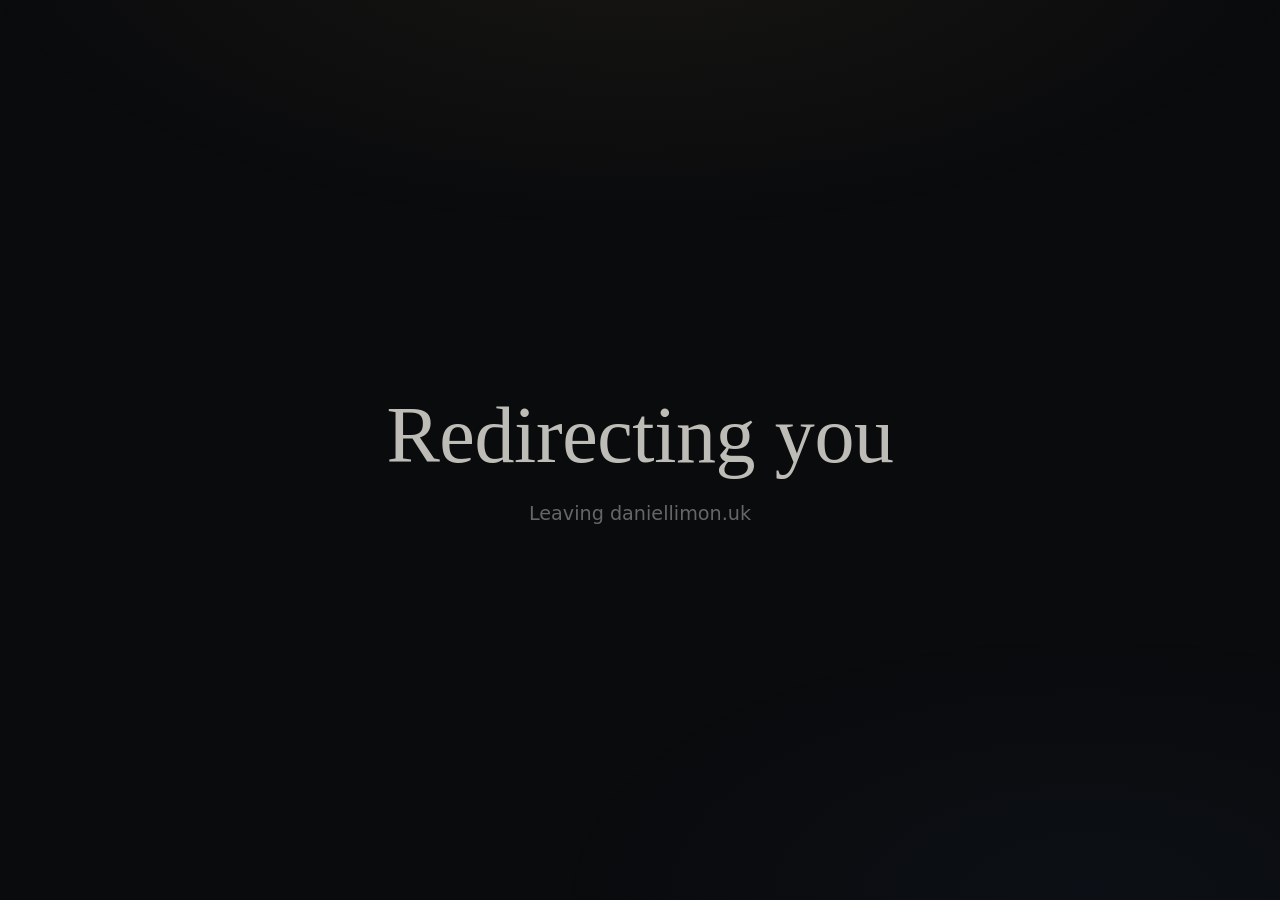
<file: redirect/index.html>
<!DOCTYPE html>
<html lang="es">
<head>
    <meta charset="UTF-8">
    <title>ZTRN</title>
    <link rel="stylesheet" href="/src/css/style.css">
    <style>
        .error-container {
            height: 100vh;
            display: flex;
            flex-direction: column;
            justify-content: center;
            align-items: center;
            text-align: center;
        }
        h1 { font-size: 5rem; margin: 0; opacity: 0.8; }
        p { font-size: 1.2rem; color: #666; }
        a{ position: absolute; bottom: 30px; left: 30px;}
    </style>
</head>
<body>
    <div class="error-container">
        <h1>Redirecting you</h1>
        <p>Leaving daniellimon.uk</p>
    </div>

    <script src="/src/components/MokeSDK/index.js"></script>
    <script>
    	window.addEventListener('load', () => document.body.classList.add('ready'));

    	setTimeout(() => {
    		document.body.classList.remove('ready');
            
    		setTimeout(() => {
    			const destination = window.location.search.replace('?to=', '');

                window.location.href = destination;
    		}, 300);
    	}, 2000);
    </script>
</body>
</html>
</file>
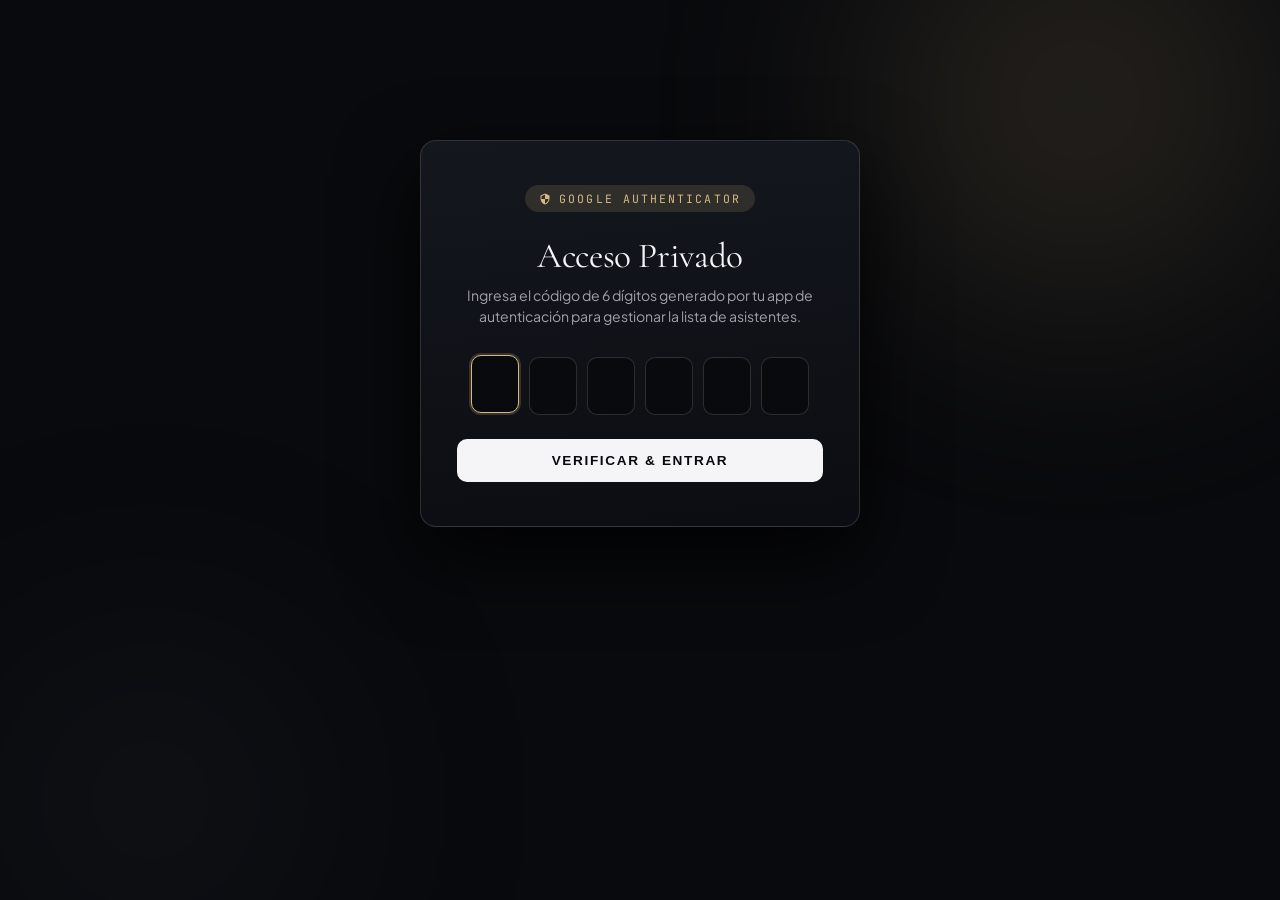
<file: meeting/dashboard/index.html>
<!DOCTYPE html>
<html lang="es">
<head>
    <meta charset="UTF-8">
    <meta name="viewport" content="width=device-width, initial-scale=1.0">
    <title>Dashboard · Daniel Limón Hernández</title>
    <link rel="preconnect" href="https://fonts.googleapis.com">
    <link rel="preconnect" href="https://fonts.gstatic.com" crossorigin>
    <link href="https://fonts.googleapis.com/css2?family=Cormorant+Garamond:ital,wght@0,300;0,400;0,500;0,600;1,400&family=JetBrains+Mono:wght@300;400;500&family=Plus+Jakarta+Sans:wght@300;400;500;600;700&display=swap" rel="stylesheet">
    <style>
        :root {
            --bg-canvas: #090A0D;
            --bg-surface: #101217;
            --bg-elevated: #161920;
            --border-hairline: rgba(255, 255, 255, 0.07);
            --border-elevated: rgba(255, 255, 255, 0.14);
            --brass-soft: #D4B982;
            --brass-subtle: rgba(212, 185, 130, 0.15);
            --ivory: #F5F5F7;
            --smoke-light: #A1A1A6;
            --smoke-mute: #636366;
            --danger: #FF6B6B;
            --success: #34C759;
            --ease-fluid: cubic-bezier(0.16, 1, 0.3, 1);
        }

        * {
            box-sizing: border-box;
            margin: 0;
            padding: 0;
            -webkit-font-smoothing: antialiased;
        }

        body {
            background-color: var(--bg-canvas);
            color: var(--ivory);
            font-family: 'Plus Jakarta Sans', -apple-system, sans-serif;
            min-height: 100vh;
            display: flex;
            flex-direction: column;
        }

        /* Ambient Glow Field */
        .ambient-field {
            position: fixed;
            inset: 0;
            pointer-events: none;
            z-index: 0;
            overflow: hidden;
        }

        .halo {
            position: absolute;
            border-radius: 50%;
            filter: blur(120px);
            opacity: 0.22;
        }

        .halo-1 {
            width: 600px;
            height: 600px;
            background: radial-gradient(circle, #D4B982 0%, transparent 70%);
            top: -200px;
            right: -100px;
        }

        .halo-2 {
            width: 500px;
            height: 500px;
            background: radial-gradient(circle, #3B4252 0%, transparent 70%);
            bottom: -150px;
            left: -100px;
        }

        .wrapper {
            position: relative;
            z-index: 1;
            max-width: 1100px;
            width: 100%;
            margin: 0 auto;
            padding: 40px 24px 80px;
        }

        /* -------------------------------------------------------------
           AUTH SCREEN (Google Authenticator TOTP)
           ------------------------------------------------------------- */
        .auth-card {
            max-width: 440px;
            margin: 100px auto 0;
            background: linear-gradient(175deg, #14171E 0%, #0B0D12 100%);
            border: 1px solid var(--border-elevated);
            border-radius: 16px;
            padding: 44px 36px;
            text-align: center;
            box-shadow: 0 30px 80px rgba(0, 0, 0, 0.85);
        }

        .auth-badge {
            display: inline-flex;
            align-items: center;
            gap: 8px;
            font-family: 'JetBrains Mono', monospace;
            font-size: 0.72rem;
            letter-spacing: 0.18em;
            text-transform: uppercase;
            color: var(--brass-soft);
            background: var(--brass-subtle);
            padding: 6px 14px;
            border-radius: 999px;
            margin-bottom: 22px;
        }

        .auth-card h2 {
            font-family: 'Cormorant Garamond', Georgia, serif;
            font-size: 2.2rem;
            font-weight: 400;
            margin-bottom: 8px;
            letter-spacing: -0.01em;
        }

        .auth-card p {
            font-size: 0.88rem;
            color: var(--smoke-light);
            line-height: 1.5;
            margin-bottom: 30px;
        }

        .pin-inputs {
            display: flex;
            justify-content: center;
            gap: 10px;
            margin-bottom: 24px;
        }

        .pin-digit {
            width: 48px;
            height: 58px;
            background: #090A0D;
            border: 1px solid var(--border-elevated);
            border-radius: 10px;
            text-align: center;
            font-family: 'JetBrains Mono', monospace;
            font-size: 1.6rem;
            color: var(--ivory);
            outline: none;
            transition: all 0.2s var(--ease-fluid);
        }

        .pin-digit:focus {
            border-color: var(--brass-soft);
            box-shadow: 0 0 0 2px rgba(212, 185, 130, 0.2);
            transform: translateY(-2px);
        }

        .btn-primary {
            width: 100%;
            background: var(--ivory);
            color: var(--bg-canvas);
            border: none;
            border-radius: 10px;
            padding: 14px 20px;
            font-size: 0.85rem;
            letter-spacing: 0.12em;
            text-transform: uppercase;
            font-weight: 600;
            cursor: pointer;
            transition: all 0.2s var(--ease-fluid);
        }

        .btn-primary:hover {
            background: var(--brass-soft);
        }

        .btn-secondary {
            background: transparent;
            color: var(--smoke-light);
            border: 1px solid var(--border-hairline);
            border-radius: 8px;
            padding: 10px 18px;
            font-size: 0.78rem;
            letter-spacing: 0.08em;
            text-transform: uppercase;
            cursor: pointer;
            transition: all 0.2s;
        }

        .btn-secondary:hover {
            border-color: var(--ivory);
            color: var(--ivory);
        }

        /* -------------------------------------------------------------
           DASHBOARD MAIN VIEW
           ------------------------------------------------------------- */
        #dashboardView {
            display: none;
        }

        .dash-header {
            display: flex;
            justify-content: space-between;
            align-items: flex-end;
            margin-bottom: 36px;
            padding-bottom: 24px;
            border-bottom: 1px solid var(--border-hairline);
        }

        .dash-header h1 {
            font-family: 'Cormorant Garamond', Georgia, serif;
            font-size: 2.6rem;
            font-weight: 400;
            margin-bottom: 4px;
        }

        .dash-header p {
            font-size: 0.85rem;
            color: var(--smoke-light);
            letter-spacing: 0.05em;
        }

        /* Metric Bento Cards */
        .metrics-grid {
            display: grid;
            grid-template-columns: repeat(auto-fit, minmax(220px, 1fr));
            gap: 18px;
            margin-bottom: 36px;
        }

        .metric-card {
            background: var(--bg-surface);
            border: 1px solid var(--border-hairline);
            border-radius: 14px;
            padding: 24px;
            position: relative;
            overflow: hidden;
        }

        .metric-card .val {
            font-family: 'Cormorant Garamond', Georgia, serif;
            font-size: 3rem;
            font-weight: 400;
            line-height: 1;
            color: var(--ivory);
            margin-bottom: 8px;
        }

        .metric-card .lbl {
            font-size: 0.72rem;
            letter-spacing: 0.15em;
            text-transform: uppercase;
            color: var(--smoke-mute);
        }

        .metric-card.accent {
            border-color: rgba(212, 185, 130, 0.3);
            background: linear-gradient(175deg, #161A22 0%, #101217 100%);
        }

        .metric-card.accent .val {
            color: var(--brass-soft);
        }

        /* Tabs & Actions Bar */
        .controls-bar {
            display: flex;
            justify-content: space-between;
            align-items: center;
            gap: 16px;
            flex-wrap: wrap;
            margin-bottom: 24px;
        }

        .tab-group {
            display: flex;
            background: var(--bg-surface);
            border: 1px solid var(--border-hairline);
            border-radius: 10px;
            padding: 4px;
            gap: 4px;
        }

        .tab-btn {
            background: transparent;
            border: none;
            color: var(--smoke-light);
            padding: 8px 16px;
            border-radius: 6px;
            font-size: 0.8rem;
            font-weight: 500;
            cursor: pointer;
            transition: all 0.2s;
        }

        .tab-btn.active {
            background: var(--bg-elevated);
            color: var(--ivory);
        }

        .search-box {
            background: var(--bg-surface);
            border: 1px solid var(--border-hairline);
            border-radius: 10px;
            padding: 10px 16px;
            color: var(--ivory);
            font-family: inherit;
            font-size: 0.85rem;
            width: 280px;
            outline: none;
        }

        .search-box:focus {
            border-color: var(--brass-soft);
        }

        /* Guests Table */
        .table-wrap {
            background: var(--bg-surface);
            border: 1px solid var(--border-hairline);
            border-radius: 14px;
            overflow: hidden;
            margin-bottom: 40px;
        }

        table {
            width: 100%;
            border-collapse: collapse;
            text-align: left;
        }

        thead {
            background: #0C0E12;
            border-bottom: 1px solid var(--border-hairline);
        }

        th {
            padding: 16px 20px;
            font-size: 0.68rem;
            letter-spacing: 0.15em;
            text-transform: uppercase;
            color: var(--smoke-mute);
            font-weight: 600;
        }

        td {
            padding: 18px 20px;
            border-bottom: 1px solid rgba(255, 255, 255, 0.04);
            font-size: 0.88rem;
            vertical-align: middle;
        }

        tr:last-child td {
            border-bottom: none;
        }

        tr:hover td {
            background: rgba(255, 255, 255, 0.015);
        }

        .guest-name {
            font-weight: 600;
            color: var(--ivory);
            margin-bottom: 4px;
        }

        .guest-phone {
            font-family: 'JetBrains Mono', monospace;
            font-size: 0.76rem;
            color: var(--smoke-mute);
        }

        .guest-note {
            font-size: 0.78rem;
            color: var(--smoke-light);
            font-style: italic;
            max-width: 260px;
        }

        .badge-status {
            display: inline-flex;
            align-items: center;
            gap: 6px;
            padding: 4px 10px;
            border-radius: 999px;
            font-size: 0.72rem;
            font-weight: 600;
            letter-spacing: 0.06em;
            text-transform: uppercase;
        }

        .badge-status.confirmed {
            background: rgba(52, 199, 89, 0.15);
            color: #34C759;
            border: 1px solid rgba(52, 199, 89, 0.3);
        }

        .badge-status.pending {
            background: rgba(255, 255, 255, 0.06);
            color: var(--smoke-light);
            border: 1px solid var(--border-hairline);
        }

        /* Seats Controller in table */
        .seats-stepper {
            display: inline-flex;
            align-items: center;
            background: #090A0D;
            border: 1px solid var(--border-hairline);
            border-radius: 8px;
            overflow: hidden;
        }

        .stepper-btn {
            background: transparent;
            border: none;
            color: var(--smoke-light);
            width: 28px;
            height: 28px;
            cursor: pointer;
            font-size: 1rem;
            display: flex;
            align-items: center;
            justify-content: center;
            transition: all 0.15s;
        }

        .stepper-btn:hover {
            color: var(--ivory);
            background: rgba(255, 255, 255, 0.08);
        }

        .stepper-val {
            font-family: 'JetBrains Mono', monospace;
            font-size: 0.85rem;
            font-weight: 600;
            min-width: 28px;
            text-align: center;
            color: var(--brass-soft);
        }

        /* Action Buttons */
        .row-action-btn {
            background: transparent;
            border: 1px solid var(--border-hairline);
            border-radius: 6px;
            color: var(--smoke-light);
            padding: 6px 10px;
            font-size: 0.72rem;
            cursor: pointer;
            transition: all 0.2s;
            display: inline-flex;
            align-items: center;
            gap: 4px;
        }

        .row-action-btn:hover {
            border-color: var(--brass-soft);
            color: var(--brass-soft);
        }

        /* -------------------------------------------------------------
           BROADCAST / NOTIFICATIONS PANEL
           ------------------------------------------------------------- */
        .broadcast-panel {
            background: var(--bg-surface);
            border: 1px solid var(--border-hairline);
            border-radius: 14px;
            padding: 28px;
            margin-top: 32px;
        }

        .broadcast-panel h3 {
            font-family: 'Cormorant Garamond', Georgia, serif;
            font-size: 1.8rem;
            font-weight: 400;
            margin-bottom: 6px;
        }

        .broadcast-panel p {
            font-size: 0.85rem;
            color: var(--smoke-light);
            margin-bottom: 20px;
        }

        .form-grid {
            display: grid;
            grid-template-columns: 2fr 1fr;
            gap: 16px;
            margin-bottom: 16px;
        }

        .form-input, .form-textarea, .form-select {
            width: 100%;
            background: #090A0D;
            border: 1px solid var(--border-hairline);
            border-radius: 8px;
            padding: 12px 14px;
            color: var(--ivory);
            font-family: inherit;
            font-size: 0.88rem;
            outline: none;
        }

        .form-input:focus, .form-textarea:focus, .form-select:focus {
            border-color: var(--brass-soft);
        }

        .form-textarea {
            resize: vertical;
            min-height: 80px;
            margin-bottom: 16px;
        }

        /* Modal Overlay for Fast Add */
        .modal-overlay {
            position: fixed;
            inset: 0;
            background: rgba(0, 0, 0, 0.85);
            backdrop-filter: blur(14px);
            z-index: 100;
            display: none;
            align-items: center;
            justify-content: center;
            padding: 20px;
        }

        .modal-overlay.active {
            display: flex;
        }

        .modal-card {
            background: var(--bg-surface);
            border: 1px solid var(--border-elevated);
            border-radius: 16px;
            max-width: 480px;
            width: 100%;
            padding: 36px 30px;
        }

        .modal-card h4 {
            font-family: 'Cormorant Garamond', Georgia, serif;
            font-size: 2rem;
            font-weight: 400;
            margin-bottom: 6px;
        }

        .modal-card p {
            font-size: 0.85rem;
            color: var(--smoke-light);
            margin-bottom: 24px;
        }

        .toast {
            position: fixed;
            bottom: 30px;
            right: 30px;
            background: var(--bg-elevated);
            border: 1px solid var(--brass-soft);
            color: var(--ivory);
            padding: 14px 22px;
            border-radius: 10px;
            font-size: 0.85rem;
            box-shadow: 0 10px 30px rgba(0, 0, 0, 0.8);
            z-index: 200;
            transform: translateY(100px);
            opacity: 0;
            transition: all 0.3s var(--ease-fluid);
            pointer-events: none;
        }

        .toast.show {
            transform: translateY(0);
            opacity: 1;
        }
    </style>
</head>
<body>

    <div class="ambient-field">
        <div class="halo halo-1"></div>
        <div class="halo halo-2"></div>
    </div>

    <div class="wrapper">
        
        <!-- =========================================================
             1. AUTHENTICATOR LOGIN (GOOGLE AUTHENTICATOR PIN)
             ========================================================= -->
        <div id="authView" class="auth-card">
            <div class="auth-badge">
                <svg width="12" height="12" fill="currentColor" viewBox="0 0 24 24"><path d="M12 1L3 5v6c0 5.55 3.84 10.74 9 12 5.16-1.26 9-6.45 9-12V5l-9-4zm0 10.99h7c-.53 4.12-3.28 7.79-7 8.94V12H5V6.3l7-3.11v8.8z"/></svg>
                Google Authenticator
            </div>
            <h2>Acceso Privado</h2>
            <p>Ingresa el código de 6 dígitos generado por tu app de autenticación para gestionar la lista de asistentes.</p>

            <form id="authForm" onsubmit="handleLogin(event)">
                <div class="pin-inputs">
                    <input type="text" class="pin-digit" maxlength="1" pattern="[0-9]" inputmode="numeric" required autofocus>
                    <input type="text" class="pin-digit" maxlength="1" pattern="[0-9]" inputmode="numeric" required>
                    <input type="text" class="pin-digit" maxlength="1" pattern="[0-9]" inputmode="numeric" required>
                    <input type="text" class="pin-digit" maxlength="1" pattern="[0-9]" inputmode="numeric" required>
                    <input type="text" class="pin-digit" maxlength="1" pattern="[0-9]" inputmode="numeric" required>
                    <input type="text" class="pin-digit" maxlength="1" pattern="[0-9]" inputmode="numeric" required>
                </div>
                <div id="authErrorMsg" style="color: var(--danger); font-size: 0.82rem; margin-bottom: 16px; display: none;"></div>
                <button type="submit" class="btn-primary" id="btnLogin">Verificar & Entrar</button>
            </form>
        </div>

        <!-- =========================================================
             2. MAIN DASHBOARD VIEW
             ========================================================= -->
        <div id="dashboardView">
            
            <div class="dash-header">
                <div>
                    <h1>Asistencias & Control de Pases</h1>
                    <p>Celebración Daniel Limón Hernández · 7 de Noviembre</p>
                </div>
                <div style="display: flex; gap: 10px;">
                    <button class="btn-secondary" onclick="openAddGuestModal()">+ Agregar Invitado</button>
                    <button class="btn-secondary" onclick="handleLogout()">Salir</button>
                </div>
            </div>

            <!-- Bento Stats -->
            <div class="metrics-grid">
                <div class="metric-card accent">
                    <div class="val" id="statConfirmedGuests">0</div>
                    <div class="lbl">Invitaciones Confirmadas</div>
                </div>
                <div class="metric-card accent">
                    <div class="val" id="statConfirmedSeats">0</div>
                    <div class="lbl">Pases Confirmados</div>
                </div>
                <div class="metric-card">
                    <div class="val" id="statActivePush">0</div>
                    <div class="lbl">🔔 Suscritos a Notificaciones Push</div>
                </div>
                <div class="metric-card">
                    <div class="val" id="statTotalGuests">0</div>
                    <div class="lbl">Total en Convocatoria</div>
                </div>
            </div>

            <!-- Table Controls -->
            <div class="controls-bar">
                <div class="tab-group">
                    <button class="tab-btn active" onclick="setFilter('all', this)">Todos</button>
                    <button class="tab-btn" onclick="setFilter('confirmed', this)">Confirmados</button>
                    <button class="tab-btn" onclick="setFilter('pending', this)">Pendientes</button>
                </div>
                <input type="text" class="search-box" id="tableSearch" placeholder="Buscar por nombre o familia..." oninput="renderTable()">
            </div>

            <!-- Guests Table -->
            <div class="table-wrap">
                <table>
                    <thead>
                        <tr>
                            <th>Invitado / Familia</th>
                            <th>Estado</th>
                            <th>Pases Máximos</th>
                            <th>Pases Confirmados</th>
                            <th>Nota / Mensaje</th>
                            <th style="text-align: right;">Acciones</th>
                        </tr>
                    </thead>
                    <tbody id="guestsTableBody">
                        <tr>
                            <td colspan="6" style="text-align: center; color: var(--smoke-mute); padding: 40px;">Cargando lista de invitados...</td>
                        </tr>
                    </tbody>
                </table>
            </div>

            <!-- Broadcast & Notifications Panel -->
            <div class="broadcast-panel">
                <h3>Worker de Notificaciones & Anuncios</h3>
                <p>Publica avisos oficiales visibles para los asistentes en la web o prepara notificaciones con enlace directo a WhatsApp.</p>
                
                <form onsubmit="handleSendBroadcast(event)">
                    <div class="form-grid">
                        <input type="text" class="form-input" id="broadcastTitle" placeholder="Título del aviso (ej. Recordatorio de Horario)" required>
                        <select class="form-select" id="broadcastBadge">
                            <option value="AVISO">Etiqueta: AVISO</option>
                            <option value="IMPORTANTE">Etiqueta: IMPORTANTE</option>
                            <option value="RECORDATORIO">Etiqueta: RECORDATORIO</option>
                        </select>
                    </div>
                    <textarea class="form-textarea" id="broadcastContent" placeholder="Escribe el mensaje o noticia que recibirán los asistentes..." required></textarea>
                    <div style="display: flex; justify-content: flex-end;">
                        <button type="submit" class="btn-primary" style="width: auto; padding: 12px 28px;">Publicar Notificación</button>
                    </div>
                </form>
            </div>

        </div>

    </div>

    <!-- Modal: Agregar Invitado -->
    <div class="modal-overlay" id="addGuestModal">
        <div class="modal-card">
            <h4>Nuevo Invitado</h4>
            <p>Agrega un invitado individual o familia y asígnale su cupo de pases máximo.</p>
            <form onsubmit="handleAddGuest(event)">
                <div style="margin-bottom: 16px;">
                    <label style="display: block; font-size: 0.7rem; color: var(--smoke-mute); text-transform: uppercase; margin-bottom: 6px;">Nombre o Familia</label>
                    <input type="text" class="form-input" id="newGuestName" placeholder="Ej. Familia Gómez / Ana Sofía" required>
                </div>
                <div style="margin-bottom: 16px;">
                    <label style="display: block; font-size: 0.7rem; color: var(--smoke-mute); text-transform: uppercase; margin-bottom: 6px;">Teléfono (Opcional para notificaciones WhatsApp)</label>
                    <input type="tel" class="form-input" id="newGuestPhone" placeholder="Ej. 522281234567">
                </div>
                <div style="margin-bottom: 24px;">
                    <label style="display: block; font-size: 0.7rem; color: var(--smoke-mute); text-transform: uppercase; margin-bottom: 6px;">Pases Máximos Permitidos</label>
                    <input type="number" class="form-input" id="newGuestSeats" value="2" min="1" max="15" required>
                </div>
                <div style="display: flex; gap: 10px; justify-content: flex-end;">
                    <button type="button" class="btn-secondary" onclick="closeAddGuestModal()">Cancelar</button>
                    <button type="submit" class="btn-primary" style="width: auto; padding: 10px 22px;">Guardar Invitado</button>
                </div>
            </form>
        </div>
    </div>

    <div class="toast" id="toastBox">Acción realizada</div>

    <script>
        // API Base URL (Apunta a Cloudflare Worker)
        const API_BASE = window.location.hostname === "localhost" || window.location.hostname === "127.0.0.1"
            ? "http://localhost:8787"
            : "https://limon-rsvp-service.d4nilin0n.workers.dev";

        let authToken = localStorage.getItem("limon_admin_token") || null;
        let allGuests = [];
        let currentFilter = 'all';

        // PIN Inputs Navigation Auto-focus
        const pinInputs = document.querySelectorAll('.pin-digit');
        pinInputs.forEach((input, idx) => {
            input.addEventListener('input', (e) => {
                if (input.value.length === 1 && idx < pinInputs.length - 1) {
                    pinInputs[idx + 1].focus();
                }
            });
            input.addEventListener('keydown', (e) => {
                if (e.key === 'Backspace' && !input.value && idx > 0) {
                    pinInputs[idx - 1].focus();
                }
            });
        });

        // Initialize view
        if (authToken) {
            checkAuthAndLoad();
        }

        async function handleLogin(e) {
            e.preventDefault();
            const pin = Array.from(pinInputs).map(i => i.value).join('');
            const errBox = document.getElementById('authErrorMsg');

            if (pin.length !== 6) {
                errBox.innerText = "Ingresa los 6 dígitos.";
                errBox.style.display = "block";
                return;
            }

            try {
                const res = await fetch(`${API_BASE}/api/admin/login`, {
                    method: 'POST',
                    headers: { 'Content-Type': 'application/json' },
                    body: JSON.stringify({ pin })
                });
                const data = await res.json();

                if (!res.ok || !data.success) {
                    errBox.innerText = data.error || "Código incorrecto.";
                    errBox.style.display = "block";
                    return;
                }

                authToken = data.token;
                localStorage.setItem("limon_admin_token", authToken);
                errBox.style.display = "none";
                showDashboard();
            } catch (err) {
                errBox.innerText = "Error al conectar con el servidor.";
                errBox.style.display = "block";
            }
        }

        async function checkAuthAndLoad() {
            try {
                const res = await fetch(`${API_BASE}/api/admin/guests`, {
                    headers: { 'Authorization': `Bearer ${authToken}` }
                });
                if (res.status === 401) {
                    handleLogout();
                    return;
                }
                const data = await res.json();
                showDashboard();
                updateStats(data.stats);
                allGuests = data.guests || [];
                renderTable();
            } catch (err) {
                console.error(err);
            }
        }

        function showDashboard() {
            document.getElementById('authView').style.display = "none";
            document.getElementById('dashboardView').style.display = "block";
            loadData();
        }

        function handleLogout() {
            authToken = null;
            localStorage.removeItem("limon_admin_token");
            document.getElementById('authView').style.display = "block";
            document.getElementById('dashboardView').style.display = "none";
            pinInputs.forEach(i => i.value = "");
            pinInputs[0].focus();
        }

        async function loadData() {
            try {
                const res = await fetch(`${API_BASE}/api/admin/guests`, {
                    headers: { 'Authorization': `Bearer ${authToken}` }
                });
                const data = await res.json();
                if (data.stats) updateStats(data.stats);
                allGuests = data.guests || [];
                renderTable();
            } catch (err) {
                showToast("Error al cargar datos.");
            }
        }

        function updateStats(stats) {
            document.getElementById('statConfirmedGuests').innerText = stats.confirmed_count || 0;
            document.getElementById('statConfirmedSeats').innerText = stats.total_confirmed_seats || 0;
            if (document.getElementById('statActivePush')) {
                document.getElementById('statActivePush').innerText = stats.active_push_subscribers || 0;
            }
            document.getElementById('statTotalGuests').innerText = stats.total_records || 0;
        }

        function setFilter(filter, btn) {
            currentFilter = filter;
            document.querySelectorAll('.tab-btn').forEach(b => b.classList.remove('active'));
            btn.classList.add('active');
            renderTable();
        }

        function renderTable() {
            const tbody = document.getElementById('guestsTableBody');
            const search = document.getElementById('tableSearch').value.toLowerCase().trim();

            let list = allGuests.filter(g => {
                if (search && !g.full_name.toLowerCase().includes(search)) return false;
                if (currentFilter === 'confirmed') return g.confirmed === 1;
                if (currentFilter === 'pending') return g.confirmed === 0;
                return true;
            });

            if (list.length === 0) {
                tbody.innerHTML = `<tr><td colspan="6" style="text-align: center; color: var(--smoke-mute); padding: 40px;">No se encontraron registros.</td></tr>`;
                return;
            }

            tbody.innerHTML = list.map(g => {
                const statusBadge = g.confirmed === 1
                    ? `<span class="badge-status confirmed">Confirmado</span>`
                    : `<span class="badge-status pending">Pendiente</span>`;

                return `
                    <tr>
                        <td>
                            <div class="guest-name">${escapeHTML(g.full_name)}</div>
                            ${g.phone ? `<div class="guest-phone">${escapeHTML(g.phone)}</div>` : ''}
                        </td>
                        <td>${statusBadge}</td>
                        <td>
                            <div class="seats-stepper">
                                <button class="stepper-btn" onclick="updateSeats(${g.id}, ${g.allowed_seats - 1})">-</button>
                                <span class="stepper-val">${g.allowed_seats}</span>
                                <button class="stepper-btn" onclick="updateSeats(${g.id}, ${g.allowed_seats + 1})">+</button>
                            </div>
                        </td>
                        <td>
                            ${g.confirmed === 1 ? `<span style="font-weight: 600; color: #34C759;">${g.confirmed_seats} ${g.confirmed_seats === 1 ? 'pase' : 'pases'}</span>` : '<span style="color: var(--smoke-mute);">—</span>'}
                        </td>
                        <td>
                            <div class="guest-note">${g.note ? `"${escapeHTML(g.note)}"` : '<span style="color: var(--smoke-mute);">Sin nota</span>'}</div>
                        </td>
                        <td style="text-align: right;">
                            <div style="display: inline-flex; gap: 8px;">
                                ${g.phone ? `
                                    <button class="row-action-btn" onclick="notifyGuestWA(${g.id}, '${escapeHTML(g.full_name)}', '${g.phone}', ${g.allowed_seats})">
                                        WhatsApp
                                    </button>
                                ` : ''}
                                <button class="row-action-btn" onclick="toggleConfirmed(${g.id}, ${g.confirmed === 1 ? 0 : 1})">
                                    ${g.confirmed === 1 ? 'Marcar Pendiente' : 'Acreditar'}
                                </button>
                                <button class="row-action-btn" style="color: var(--danger); border-color: rgba(255,107,107,0.3);" onclick="deleteGuest(${g.id})">
                                    ✕
                                </button>
                            </div>
                        </td>
                    </tr>
                `;
            }).join('');
        }

        async function updateSeats(guestId, newAllowed) {
            if (newAllowed < 1) return;
            try {
                const res = await fetch(`${API_BASE}/api/admin/guests/${guestId}`, {
                    method: 'PUT',
                    headers: {
                        'Content-Type': 'application/json',
                        'Authorization': `Bearer ${authToken}`
                    },
                    body: JSON.stringify({ allowed_seats: newAllowed })
                });
                if (res.ok) {
                    showToast("Pases máximos actualizados.");
                    loadData();
                }
            } catch {
                showToast("Error al actualizar cupo.");
            }
        }

        async function toggleConfirmed(guestId, newStatus) {
            try {
                const res = await fetch(`${API_BASE}/api/admin/guests/${guestId}`, {
                    method: 'PUT',
                    headers: {
                        'Content-Type': 'application/json',
                        'Authorization': `Bearer ${authToken}`
                    },
                    body: JSON.stringify({
                        confirmed: newStatus,
                        confirmed_seats: newStatus === 1 ? 1 : 0
                    })
                });
                if (res.ok) {
                    showToast(newStatus === 1 ? "Invitado acreditado." : "Marcado como pendiente.");
                    loadData();
                }
            } catch {
                showToast("Error al cambiar estado.");
            }
        }

        async function deleteGuest(guestId) {
            if (!confirm("¿Deseas eliminar este invitado de la lista?")) return;
            try {
                const res = await fetch(`${API_BASE}/api/admin/guests/${guestId}`, {
                    method: 'DELETE',
                    headers: { 'Authorization': `Bearer ${authToken}` }
                });
                if (res.ok) {
                    showToast("Invitado eliminado.");
                    loadData();
                }
            } catch {
                showToast("Error al eliminar.");
            }
        }

        function notifyGuestWA(guestId, name, phone, seats) {
            const cleanPhone = phone.replace(/\D/g, "");
            const msg = `Hola ${name}, te comparto la actualización de tu invitación para el cumpleaños de Daniel Limón Hernández. Tienes ${seats} ${seats === 1 ? 'pase disponible' : 'pases disponibles'}. Puedes confirmar en https://daniellimon.uk/meeting/`;
            window.open(`https://wa.me/${cleanPhone}?text=${encodeURIComponent(msg)}`, '_blank');
        }

        async function handleSendBroadcast(e) {
            e.preventDefault();
            const title = document.getElementById('broadcastTitle').value.trim();
            const badge_label = document.getElementById('broadcastBadge').value;
            const content = document.getElementById('broadcastContent').value.trim();

            try {
                const res = await fetch(`${API_BASE}/api/admin/broadcasts`, {
                    method: 'POST',
                    headers: {
                        'Content-Type': 'application/json',
                        'Authorization': `Bearer ${authToken}`
                    },
                    body: JSON.stringify({ title, badge_label, content })
                });
                if (res.ok) {
                    showToast("Notificación publicada con éxito.");
                    document.getElementById('broadcastTitle').value = "";
                    document.getElementById('broadcastContent').value = "";
                }
            } catch {
                showToast("Error al publicar aviso.");
            }
        }

        function openAddGuestModal() {
            document.getElementById('addGuestModal').classList.add('active');
            document.getElementById('newGuestName').focus();
        }

        function closeAddGuestModal() {
            document.getElementById('addGuestModal').classList.remove('active');
        }

        async function handleAddGuest(e) {
            e.preventDefault();
            const full_name = document.getElementById('newGuestName').value.trim();
            const phone = document.getElementById('newGuestPhone').value.trim();
            const allowed_seats = Number(document.getElementById('newGuestSeats').value);

            try {
                const res = await fetch(`${API_BASE}/api/admin/guests`, {
                    method: 'POST',
                    headers: {
                        'Content-Type': 'application/json',
                        'Authorization': `Bearer ${authToken}`
                    },
                    body: JSON.stringify({ full_name, phone, allowed_seats })
                });
                const data = await res.json();
                if (res.ok && data.success) {
                    showToast("Invitado añadido a la lista.");
                    closeAddGuestModal();
                    document.getElementById('newGuestName').value = "";
                    document.getElementById('newGuestPhone').value = "";
                    loadData();
                } else {
                    alert(data.error || "No se pudo agregar.");
                }
            } catch {
                alert("Error de conexión al agregar invitado.");
            }
        }

        function showToast(msg) {
            const toast = document.getElementById('toastBox');
            toast.innerText = msg;
            toast.classList.add('show');
            setTimeout(() => toast.classList.remove('show'), 2600);
        }

        function escapeHTML(str) {
            if (!str) return '';
            return str.replace(/[&<>'"]/g, tag => ({
                '&': '&amp;',
                '<': '&lt;',
                '>': '&gt;',
                "'": '&#39;',
                '"': '&quot;'
            }[tag] || tag));
        }
    </script>
</body>
</html>
</file>
<file: src/css/style.css>
/* Fonts are loaded via <link> in each page <head> so the browser fetches
   them in parallel with this stylesheet (a CSS @import would serialise). */

/* ============================================
   TOKENS — Dark premium · Champagne brass
   ============================================ */
:root {
    --ink: #0A0B0D;
    --ink-2: #101216;
    --ink-3: #171A20;
    --ink-4: #1E222A;
    --line: rgba(255, 255, 255, 0.07);
    --line-2: rgba(255, 255, 255, 0.13);
    --platinum: #ECE9E3;
    --platinum-2: #C7C4BD;
    --brass: #CDAE63;
    --brass-2: #9C8240;
    --steel: #8A93A0;
    --steel-2: #7B838F;
    --ease-out: cubic-bezier(0.23, 1, 0.32, 1);
    --ease-in-out: cubic-bezier(0.77, 0, 0.175, 1);
    --ease-spring: cubic-bezier(0.34, 1.56, 0.64, 1);
    --r: 6px;
    --shadow: 0 1px 0 rgba(255, 255, 255, 0.04) inset, 0 30px 60px -28px rgba(0, 0, 0, 0.8);
    --max: 1400px;
}

* { margin: 0; padding: 0; box-sizing: border-box; }

html { scroll-behavior: smooth; }

body {
    background: var(--ink);
    color: var(--platinum);
    font-family: 'Inter', system-ui, sans-serif;
    font-weight: 400;
    line-height: 1.6;
    min-height: 100vh;
    opacity: 0;
    transition: opacity 0.45s ease;
    position: relative;
    overflow-x: hidden;
}
body.ready { opacity: 1; }
body > * { position: relative; }

/* Subtle ambient depth — replaces the brutalist grid */
body::before {
    content: '';
    position: fixed;
    inset: 0;
    z-index: 0;
    pointer-events: none;
    background:
        radial-gradient(ellipse 90% 60% at 50% -10%, rgba(205, 174, 99, 0.07), transparent 60%),
        radial-gradient(ellipse 70% 50% at 85% 100%, rgba(60, 110, 180, 0.05), transparent 60%);
}

::selection { background: rgba(205, 174, 99, 0.22); color: #fff; }

/* ============================================
   TYPOGRAPHY
   ============================================ */
h1, h2, h3 {
    font-family: 'Instrument Serif', serif;
    font-weight: 400;
    letter-spacing: -0.4px;
    color: var(--platinum);
}
.serif-it { font-style: italic; }

.mono, .eyebrow, .status-tag, .version-tag, .subsidiary-badge, .tech, .model-k,
.hero-rail .rail-label, .about-meta .about-k, .contact-card input, .contact-card textarea,
.footer-bottom, .footer-section b {
    font-family: 'JetBrains Mono', monospace;
}

.eyebrow {
    display: inline-flex;
    align-items: center;
    gap: 12px;
    font-size: 0.62rem;
    font-weight: 500;
    text-transform: uppercase;
    letter-spacing: 2.5px;
    color: var(--brass);
}
.eyebrow::before {
    content: '';
    width: 22px;
    height: 1px;
    background: var(--brass);
    opacity: 0.55;
}

/* ============================================
   BUTTONS — sleek, metal edge
   ============================================ */
.btn-primary, .btn-secondary, .view-button {
    padding: 13px 26px;
    font-family: 'Inter', sans-serif;
    font-weight: 500;
    font-size: 0.82rem;
    letter-spacing: 0.2px;
    text-decoration: none;
    border-radius: var(--r);
    display: inline-flex;
    align-items: center;
    justify-content: center;
    gap: 8px;
    cursor: pointer;
    transition: transform 160ms var(--ease-out), background 200ms ease, border-color 200ms ease, box-shadow 220ms ease, color 200ms ease;
    border: 1px solid transparent;
    position: relative;
}
.btn-primary {
    background: linear-gradient(180deg, var(--brass), var(--brass-2));
    color: #1a1408;
    box-shadow: 0 1px 0 rgba(255, 255, 255, 0.25) inset, 0 10px 24px -12px rgba(205, 174, 99, 0.6);
}
.btn-primary:hover { transform: translateY(-1px); box-shadow: 0 1px 0 rgba(255,255,255,.3) inset, 0 14px 30px -12px rgba(205,174,99,.75); }
.btn-primary:active { transform: scale(0.98); }

.btn-secondary {
    background: rgba(255, 255, 255, 0.03);
    color: var(--platinum);
    border-color: var(--line-2);
    backdrop-filter: blur(10px);
}
.btn-secondary:hover { background: rgba(255, 255, 255, 0.06); border-color: var(--brass); transform: translateY(-1px); }
.btn-secondary:active { transform: scale(0.98); }

.view-button {
    width: 100%;
    margin-top: auto;
    background: rgba(255, 255, 255, 0.02);
    border-color: var(--line);
    color: var(--platinum-2);
    font-size: 0.76rem;
    padding: 11px 16px;
}
.view-button:hover { border-color: var(--brass); color: var(--brass); background: rgba(205, 174, 99, 0.06); }
.view-button .v-arrow { transition: transform 200ms var(--ease-out); display: inline-block; }
.view-button:hover .v-arrow { transform: translateX(3px); }

/* Generic link row (banner / hero) */
.links { display: flex; flex-wrap: wrap; gap: 14px; }
.hero .links { margin-bottom: 52px; }

/* ============================================
   REVEAL SYSTEM
   ============================================ */
[data-reveal] { opacity: 0; transform: translateY(16px); transition: opacity 650ms var(--ease-out), transform 650ms var(--ease-out); }
[data-reveal].is-revealed { opacity: 1; transform: none; }
[data-reveal][data-stagger] > * {
    opacity: 0;
    transform: translateY(12px);
    transition: opacity 520ms var(--ease-out), transform 520ms var(--ease-out);
    transition-delay: calc(var(--stagger, 0) * 75ms);
}
[data-reveal].is-revealed[data-stagger] > * { opacity: 1; transform: none; }

/* ============================================
   HERO — split layout, 3D on the right
   ============================================ */
.hero {
    width: 92vw;
    max-width: var(--max);
    margin: 0 auto;
    padding: clamp(96px, 14vh, 168px) 0 9vh;
    display: grid;
    grid-template-columns: 1.05fr 0.95fr;
    gap: 48px;
    align-items: center;
    position: relative;
}
.hero-text { position: relative; z-index: 2; max-width: 620px; }
.hero-text .eyebrow { margin-bottom: 30px; }
.hero h1 {
    font-size: clamp(2.8rem, 6.4vw, 5rem);
    line-height: 1.02;
    letter-spacing: -1.5px;
    margin: 0 0 26px;
}
.hero h1 .grad {
    background: linear-gradient(110deg, var(--platinum) 45%, var(--brass));
    -webkit-background-clip: text;
    background-clip: text;
    -webkit-text-fill-color: transparent;
}
.hero .lede {
    font-family: 'Instrument Serif', serif;
    font-size: clamp(1.05rem, 1.7vw, 1.4rem);
    line-height: 1.5;
    color: var(--platinum-2);
    max-width: 44ch;
    margin: 0 0 40px;
}
.hero .links {
    display: flex;
    flex-wrap: wrap;
    gap: 14px;
    margin-bottom: 52px;
}
.hero-rail {
    display: flex;
    align-items: center;
    gap: 14px;
    padding-top: 22px;
    border-top: 1px solid var(--line);
    max-width: 440px;
}
.hero-rail .rail-tick {
    width: 6px; height: 6px; border-radius: 50%;
    background: var(--brass);
}
.hero-rail .rail-label {
    font-size: 0.6rem;
    letter-spacing: 2.5px;
    text-transform: uppercase;
    color: var(--steel-2);
}

/* 3D visual */
.hero-visual {
    position: relative;
    min-height: clamp(360px, 46vh, 520px);
    border-radius: var(--r);
    z-index: 1;
}
.hero-visual::before {
    content: '';
    position: absolute;
    inset: -6%;
    background: radial-gradient(circle at 52% 44%, rgba(205, 174, 99, 0.20), transparent 62%);
    filter: blur(10px);
    pointer-events: none;
}
#hero-canvas {
    position: absolute;
    inset: 0;
    width: 100%;
    height: 100%;
}
#hero-canvas canvas { display: block; width: 100% !important; height: 100% !important; }

/* ============================================
   BANNER (labs / contact) — hero sans 3D
   ============================================ */
.banner {
    width: 92vw;
    max-width: var(--max);
    margin: 0 auto;
    padding: clamp(96px, 14vh, 168px) 0 6vh;
    position: relative;
}
.banner .eyebrow { margin-bottom: 26px; }
.banner h1 {
    font-size: clamp(2.4rem, 5.2vw, 4.2rem);
    line-height: 1.03;
    letter-spacing: -1.2px;
    margin: 0 0 18px;
    max-width: 16ch;
}
.banner p {
    font-family: 'Instrument Serif', serif;
    font-size: clamp(1rem, 1.5vw, 1.3rem);
    line-height: 1.5;
    color: var(--platinum-2);
    max-width: 46ch;
    margin: 0 0 32px;
}
.banner .links {
    display: flex;
    flex-wrap: wrap;
    gap: 14px;
}

/* ============================================
   SECTION HEAD
   ============================================ */
.section-head {
    width: 92vw;
    max-width: var(--max);
    margin: 0 auto 56px;
}
.section-head .eyebrow { margin-bottom: 18px; }
.section-head h2 {
    font-size: clamp(1.9rem, 4vw, 3.2rem);
    line-height: 1.05;
    letter-spacing: -1px;
    max-width: 24ch;
    margin: 0 0 18px;
}
.section-head .lede {
    font-family: 'Instrument Serif', serif;
    font-size: 1.1rem;
    line-height: 1.5;
    color: var(--steel);
    max-width: 52ch;
}

/* ============================================
   PHILOSOPHY
   ============================================ */
.philosophy {
    width: 92vw;
    max-width: var(--max);
    margin: 9vh auto 7vh;
    padding-bottom: 8vh;
    border-bottom: 1px solid var(--line);
}
.principles {
    display: grid;
    grid-template-columns: repeat(3, 1fr);
    gap: 1px;
    background: var(--line);
    border: 1px solid var(--line);
    border-radius: var(--r);
    overflow: hidden;
}
.principle {
    padding: 40px 34px 38px;
    background: var(--ink);
    position: relative;
    transition: background 280ms var(--ease-out);
}
.principle .kicker {
    font-family: 'Instrument Serif', serif;
    font-size: 2.4rem;
    line-height: 1;
    color: var(--brass);
    opacity: 0.4;
    display: block;
    margin: 0 0 26px;
}
.principle h3 {
    font-size: 1.2rem;
    line-height: 1.2;
    margin: 0 0 14px;
    color: var(--platinum);
}
.principle p {
    font-size: 0.85rem;
    line-height: 1.7;
    color: var(--steel);
}
@media (hover: hover) and (pointer: fine) {
    .principle:hover { background: var(--ink-2); }
}

/* ============================================
   MODEL — Invest · Build · Operate
   ============================================ */
.model {
    width: 92vw;
    max-width: var(--max);
    margin: 8vh auto;
}
.model-grid {
    display: grid;
    grid-template-columns: repeat(3, 1fr);
    gap: 0;
    border: 1px solid var(--line);
    border-radius: var(--r);
    overflow: hidden;
    background: rgba(255, 255, 255, 0.015);
}
.model-item {
    padding: 44px 34px;
    border-right: 1px solid var(--line);
    position: relative;
}
.model-item:last-child { border-right: none; }
.model-item .model-k {
    display: flex;
    align-items: center;
    gap: 12px;
    font-size: 0.6rem;
    font-weight: 600;
    letter-spacing: 2.5px;
    text-transform: uppercase;
    color: var(--brass);
    margin: 0 0 22px;
}
.model-item .model-k::before {
    content: '';
    width: 7px; height: 7px; border-radius: 50%;
    background: var(--brass);
    box-shadow: 0 0 0 4px rgba(205, 174, 99, 0.14);
}
.model-item p {
    font-family: 'Instrument Serif', serif;
    font-size: 1.12rem;
    line-height: 1.5;
    color: var(--platinum-2);
}

/* ============================================
   VENTURES — premium glass cards
   ============================================ */
.ventures-home {
    width: 92vw;
    max-width: var(--max);
    margin: 10vh auto 7vh;
}
.labs-grid {
    display: grid;
    grid-template-columns: repeat(auto-fill, minmax(320px, 1fr));
    gap: 22px;
    width: 92vw;
    max-width: var(--max);
    margin: 0 auto 4vh;
}
.lab-card {
    display: flex;
    flex-direction: column;
    background: linear-gradient(180deg, rgba(255, 255, 255, 0.035), rgba(255, 255, 255, 0.012));
    border: 1px solid var(--line);
    border-radius: var(--r);
    backdrop-filter: blur(14px);
    padding: 30px 28px 26px;
    min-height: 260px;
    position: relative;
    overflow: hidden;
    transition: transform 260ms var(--ease-out), border-color 260ms ease, background 260ms ease, box-shadow 320ms ease;
}
.lab-card::after {
    content: '';
    position: absolute;
    top: 0; left: 0; right: 0;
    height: 1px;
    background: linear-gradient(90deg, transparent, var(--brass), transparent);
    opacity: 0;
    transition: opacity 320ms ease;
}
.lab-card:hover {
    transform: translateY(-6px);
    border-color: var(--line-2);
    background: linear-gradient(180deg, rgba(255, 255, 255, 0.06), rgba(255, 255, 255, 0.02));
    box-shadow: var(--shadow);
}
.lab-card:hover::after { opacity: 0.7; }

.lab-header {
    display: flex;
    align-items: center;
    gap: 8px;
    margin-bottom: 22px;
}
.status-tag {
    font-size: 0.54rem;
    font-weight: 700;
    color: var(--brass);
    background: rgba(205, 174, 99, 0.10);
    border: 1px solid rgba(205, 174, 99, 0.22);
    padding: 4px 12px;
    border-radius: 999px;
    letter-spacing: 1px;
    text-transform: uppercase;
    display: inline-flex;
    align-items: center;
    gap: 6px;
}
.status-tag::before {
    content: '';
    width: 6px; height: 6px; border-radius: 50%;
    background: var(--brass);
    box-shadow: 0 0 8px var(--brass);
}
.subsidiary-badge {
    margin-left: auto;
    font-size: 0.5rem;
    font-weight: 600;
    letter-spacing: 1.5px;
    color: var(--steel-2);
    text-transform: uppercase;
}
.lab-sector {
    font-family: 'JetBrains Mono', monospace;
    font-size: 0.58rem;
    font-weight: 600;
    letter-spacing: 0.5px;
    color: var(--brass);
    text-transform: uppercase;
    display: inline-flex;
    align-items: center;
}
.lab-content h2 {
    font-family: 'Instrument Serif', serif;
    font-size: 2rem;
    line-height: 1.05;
    margin: 0 0 14px;
    color: var(--platinum);
}
.lab-content .lab-desc-short {
    font-size: 0.88rem;
    line-height: 1.7;
    color: var(--platinum-2);
    margin: 0 0 12px;
}
.lab-content .lab-desc-long {
    font-size: 0.76rem;
    line-height: 1.7;
    color: var(--steel);
    margin: 0 0 22px;
}
.tech-stack { display: flex; flex-wrap: wrap; gap: 7px; margin: 0 0 22px; }
.tech {
    font-size: 0.52rem;
    font-weight: 600;
    color: var(--steel);
    background: rgba(255, 255, 255, 0.03);
    border: 1px solid var(--line);
    border-radius: 999px;
    padding: 4px 11px;
    letter-spacing: 0.6px;
    text-transform: uppercase;
}
.version-tag { display: none; }

/* ============================================
   CTA BAND
   ============================================ */
.cta-band {
    width: 92vw;
    max-width: var(--max);
    margin: 4vh auto 12vh;
    padding: clamp(56px, 9vh, 96px) 48px;
    text-align: center;
    background:
        radial-gradient(ellipse 80% 120% at 50% 0%, rgba(205, 174, 99, 0.10), transparent 60%),
        linear-gradient(180deg, rgba(255, 255, 255, 0.04), rgba(255, 255, 255, 0.012));
    border: 1px solid var(--line-2);
    border-radius: calc(var(--r) + 6px);
    backdrop-filter: blur(18px);
    position: relative;
    overflow: hidden;
}
.cta-band h2 {
    font-size: clamp(1.8rem, 4.4vw, 3.2rem);
    line-height: 1.1;
    margin: 0 auto 16px;
    max-width: 18ch;
}
.cta-band .grad {
    background: linear-gradient(110deg, var(--platinum), var(--brass));
    -webkit-background-clip: text;
    background-clip: text;
    -webkit-text-fill-color: transparent;
}
.cta-band p {
    font-family: 'Instrument Serif', serif;
    font-size: 1.15rem;
    line-height: 1.5;
    color: var(--platinum-2);
    max-width: 48ch;
    margin: 0 auto 36px;
}

/* ============================================
   ABOUT — prose + meta
   ============================================ */
.about-prose {
    width: 92vw;
    max-width: var(--max);
    margin: 0 auto 9vh;
    padding: 0 0 8vh;
    border-bottom: 1px solid var(--line);
}
.about-prose p {
    font-family: 'Instrument Serif', serif;
    font-size: 1.25rem;
    line-height: 1.7;
    max-width: 60ch;
    color: var(--platinum-2);
    margin: 0 0 26px;
}
.about-meta {
    display: flex;
    flex-wrap: wrap;
    gap: 64px;
    margin-top: 50px;
}
.about-meta > div { display: flex; flex-direction: column; gap: 7px; }
.about-meta .about-k {
    font-size: 0.58rem;
    letter-spacing: 2.5px;
    text-transform: uppercase;
    color: var(--steel-2);
}
.about-meta .about-v {
    font-family: 'Instrument Serif', serif;
    font-size: 1.45rem;
    color: var(--brass);
}

/* ============================================
   CONTACT
   ============================================ */
.contact-container {
    display: flex;
    gap: 28px;
    width: 92vw;
    max-width: var(--max);
    margin: 0 auto 12vh;
    flex-wrap: wrap;
}
.contact-card {
    flex: 1;
    min-width: 300px;
    max-width: 620px;
    background: rgba(255, 255, 255, 0.025);
    border: 1px solid var(--line);
    border-radius: var(--r);
    backdrop-filter: blur(14px);
    padding: 38px 34px;
    box-shadow: 0 1px 0 rgba(255, 255, 255, 0.04) inset;
}
.contact-card h2 {
    font-size: 1.5rem;
    margin: 0 0 24px;
    color: var(--platinum);
}
.contact-card label.field-label {
    display: block;
    font-family: 'JetBrains Mono', monospace;
    font-size: 0.58rem;
    letter-spacing: 1.5px;
    text-transform: uppercase;
    color: var(--steel);
    margin: 0 0 8px;
}
.contact-card input, .contact-card textarea {
    width: 100%;
    padding: 14px 16px;
    border: 1px solid var(--line);
    border-radius: var(--r);
    background: rgba(0, 0, 0, 0.25);
    font-family: 'Inter', sans-serif;
    margin-bottom: 14px;
    outline: none;
    font-size: 0.9rem;
    color: var(--platinum);
    transition: border-color 200ms ease, background 200ms ease;
}
.contact-card input:focus, .contact-card textarea:focus {
    border-color: var(--brass);
    background: rgba(0, 0, 0, 0.4);
}
.contact-card input::placeholder, .contact-card textarea::placeholder { color: var(--steel-2); }
.contact-card textarea { resize: vertical; min-height: 140px; }
.contact-card button {
    width: 100%;
    border: 1px solid transparent;
    background: linear-gradient(180deg, var(--brass), var(--brass-2));
    color: #1a1408;
    padding: 14px;
    border-radius: var(--r);
    font-weight: 600;
    font-family: 'Inter', sans-serif;
    font-size: 0.85rem;
    cursor: pointer;
    transition: transform 160ms var(--ease-out), box-shadow 220ms ease;
    box-shadow: 0 10px 24px -14px rgba(205, 174, 99, 0.6);
}
.contact-card button:hover { transform: translateY(-1px); box-shadow: 0 14px 30px -14px rgba(205,174,99,.8); }
.contact-card button:active { transform: scale(0.98); }

/* ============================================
   RESPONSIVE
   ============================================ */
@media screen and (max-width: 1016px) {
    .principles { grid-template-columns: 1fr; }
    .model-grid { grid-template-columns: 1fr; }
    .model-item { border-right: none; border-bottom: 1px solid var(--line); }
    .model-item:last-child { border-bottom: none; }
}
@media screen and (max-width: 900px) {
    .hero { grid-template-columns: 1fr; gap: 24px; padding-top: clamp(110px, 16vh, 170px); }
    .hero-visual { min-height: 360px; order: 2; }
    .hero-text { order: 1; }
}
@media screen and (max-width: 620px) {
    .labs-grid { grid-template-columns: 1fr; }
    .about-meta { gap: 40px; }
    .cta-band { padding: 48px 24px; }
    .contact-card { padding: 30px 22px; }
    /* blur is expensive to repaint on scroll for large panels; let the
       near-black background carry these on small screens instead. */
    .lab-card, .contact-card, .cta-band {
        backdrop-filter: none;
        -webkit-backdrop-filter: none;
    }
}

/* Touch devices have no hover, so the ::after hairline never shows and a
   card feels inert when tapped. Give a small, explicit press cue. */
@media (hover: none) {
    .lab-card:active {
        transform: translateY(-2px);
        border-color: var(--line-2);
    }
    .lab-card:active::after { opacity: 0.5; }
}

/* ============================================
   REDUCED MOTION
   ============================================ */
@media (prefers-reduced-motion: reduce) {
    html { scroll-behavior: auto; }
    [data-reveal], [data-reveal][data-stagger] > * {
        opacity: 1 !important;
        transform: none !important;
        transition: none !important;
    }
    * { transition-duration: 0.01ms !important; animation-duration: 0.01ms !important; animation-iteration-count: 1 !important; }
}
</file>
